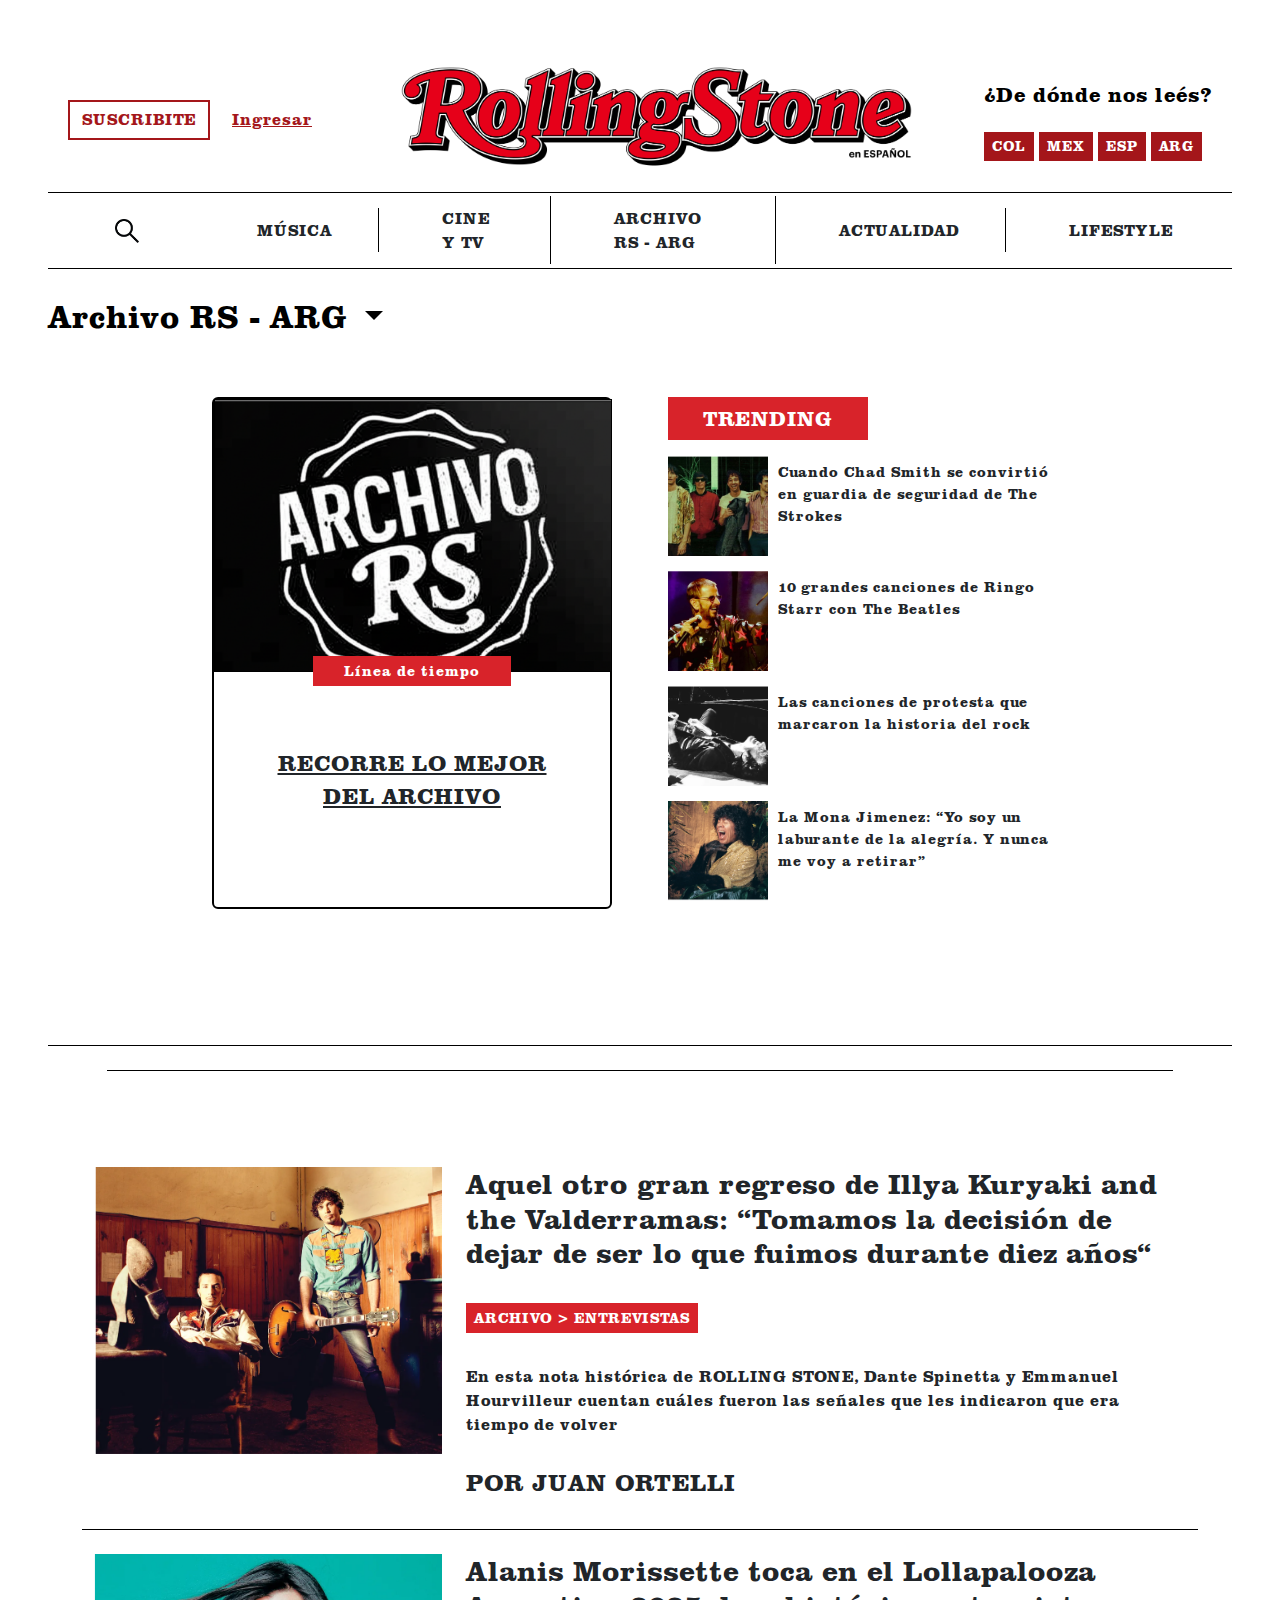
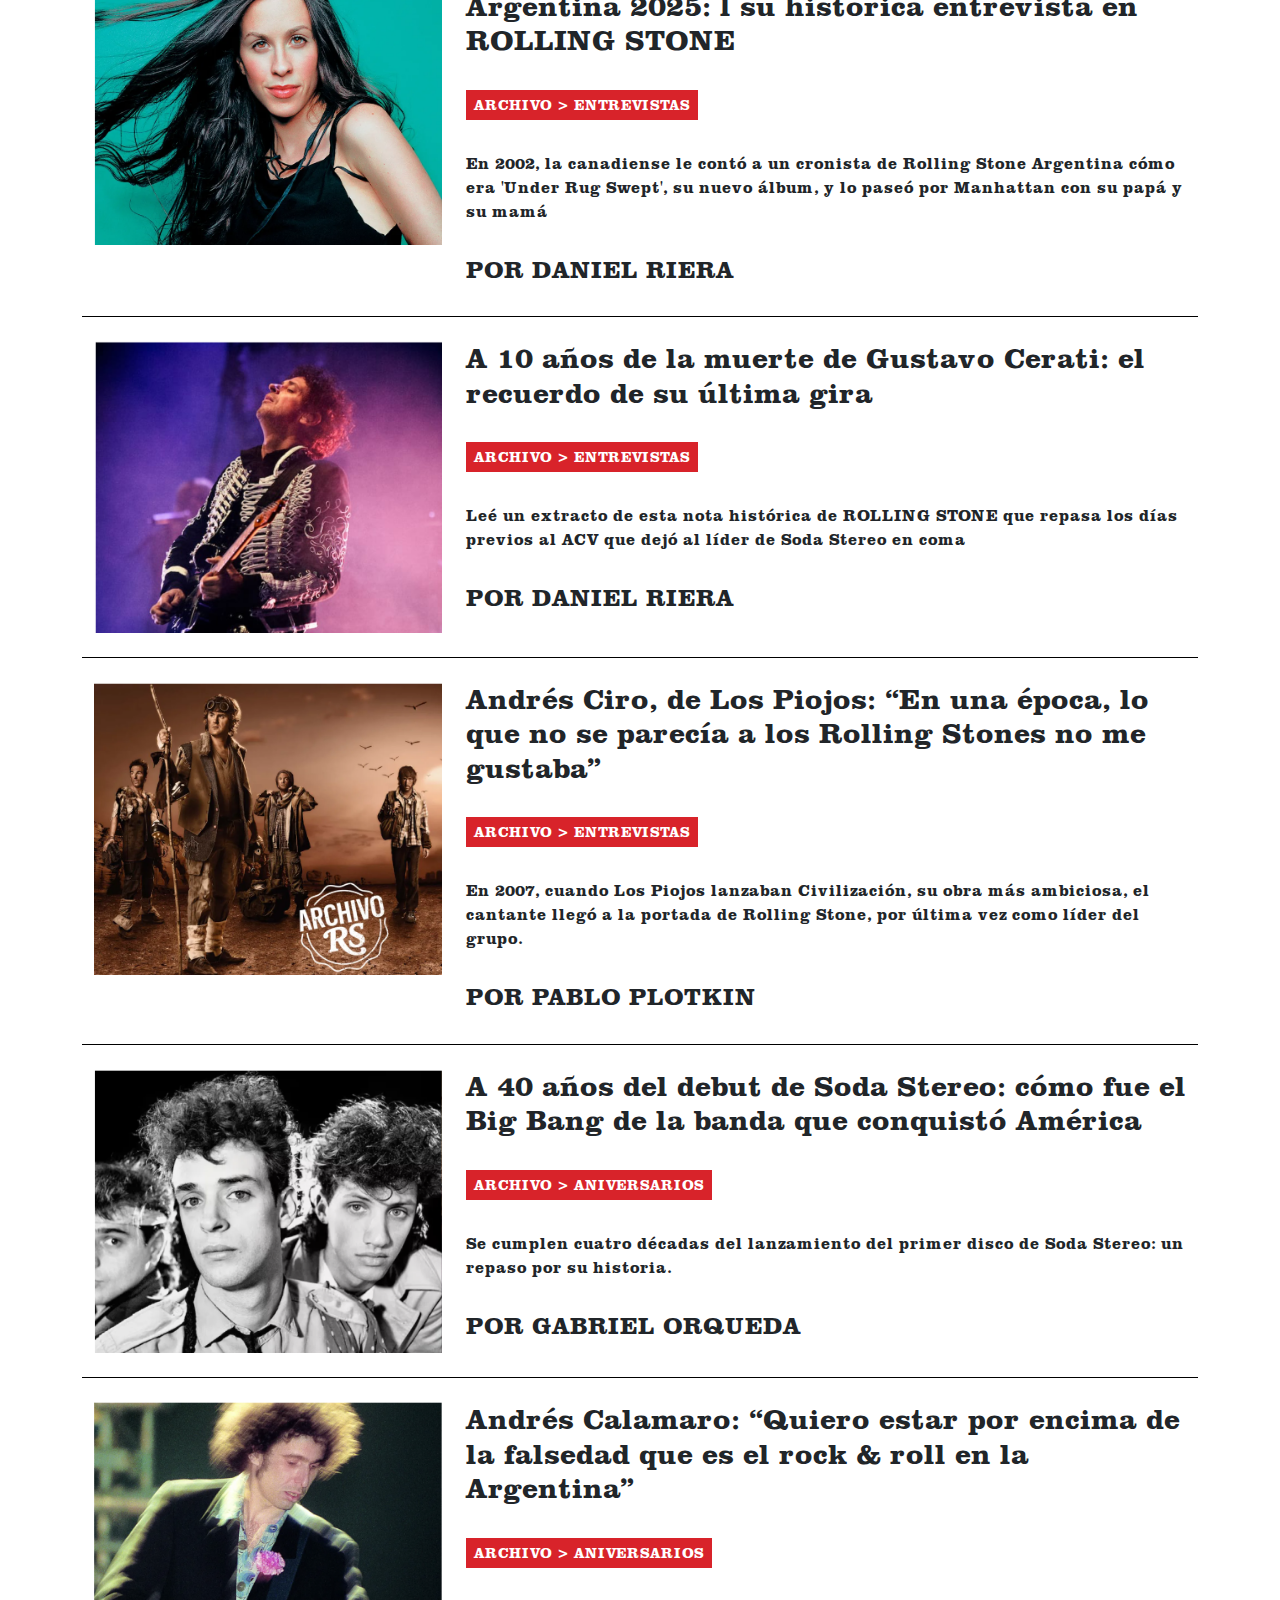
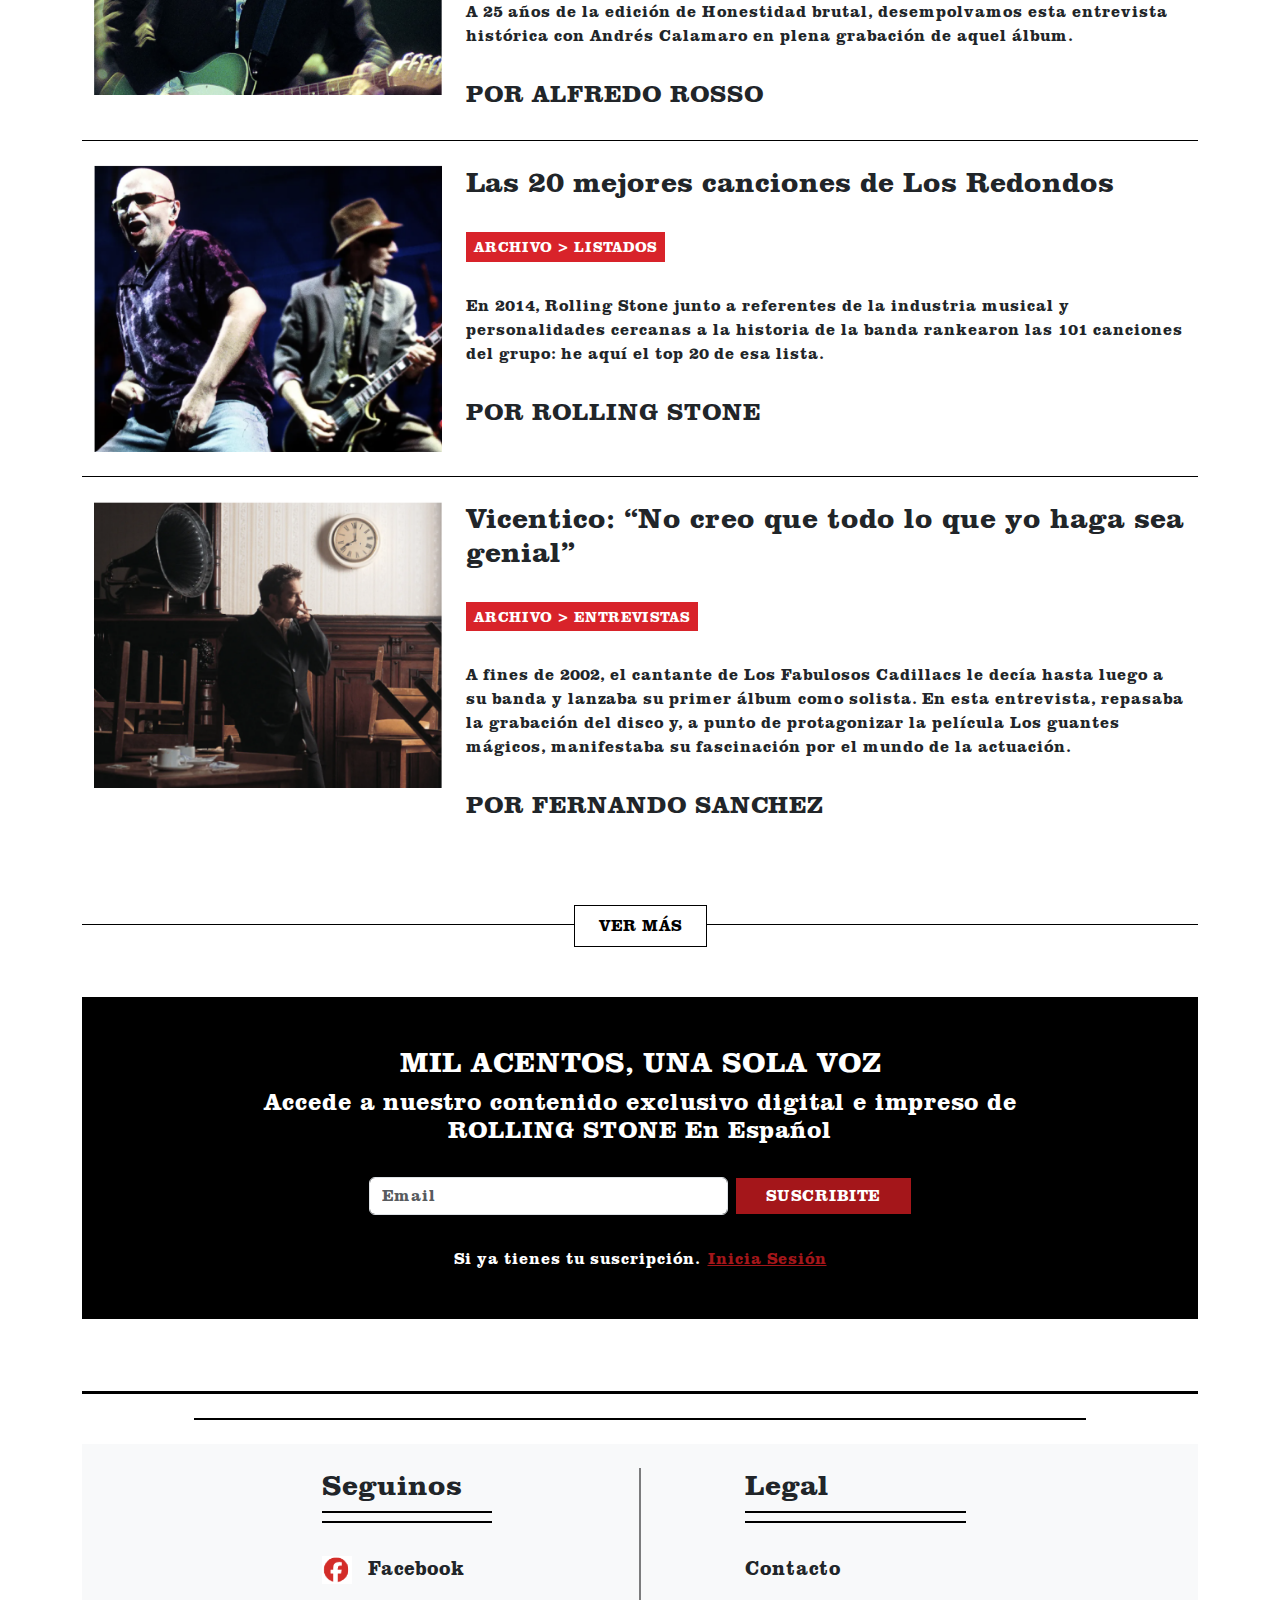
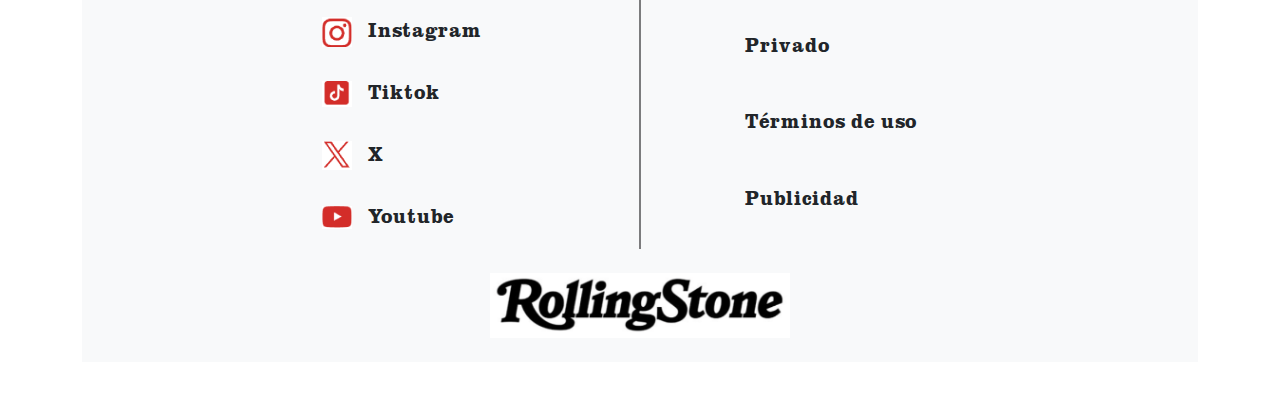
<file: rollingstone-main/index.html>
<!DOCTYPE html>
<html lang="en">
<head>
    <meta charset="UTF-8">
    <meta name="viewport" content="width=device-width, initial-scale=1.0">
    <title>Rolling Stone</title>
  <link href="https://cdn.jsdelivr.net/npm/bootstrap@5.3.3/dist/css/bootstrap.min.css" rel="stylesheet">

    <link rel="stylesheet" href="estilos.css">

</head>
<body>
<div class="containerheader">
  <div class="header">
    
     <!-- DERECHA -->
    <div class="header-ingresar">
      <button type="button" class="btn btn-outline-secondary">SUSCRIBITE</button>
      <button type="button" class="btn btn-outline-secondary">Ingresar</button>
    </div>
    

    <!-- CENTRO -->
    <div class="header-logo">
      <img src="img/logo.png" alt="logo">
    </div>

   <!-- IZQUIERDA -->
    <div class="header-localizacion">
      <p>¿De dónde nos leés?</p>
    <div class="opciones">
<a href="col.html" class="btn btn-sm">COL</a>
<a href="mex.html" class="btn btn-sm">MEX</a>
<a href="esp.html" class="btn btn-sm">ESP</a>
  <a href="index.html" class="btn btn-sm">ARG</a>
    </div>
    </div>

  </div>
</div>


<nav class="header-busqueda">
 <ul class="busqueda-items">
    <li><img src="img/lupa.jpg" alt="lupa" class="lupa"></li>
    <li>MÚSICA</li>
    <li>CINE Y TV</li>
    <li>ARCHIVO RS - ARG</li>
    <li>ACTUALIDAD</li>
    <li>LIFESTYLE</li>
  </ul>
</nav>

</header>
<br>
<div class="dropdown archivo-dropdown text-start">
  <button class="btn archivo-toggle dropdown-toggle" type="button" data-bs-toggle="dropdown" aria-expanded="false">
    Archivo RS - ARG
  </button>
  <ul class="dropdown-menu archivo-items archivo-menu dropdown-menu-end">
    <li><a class="dropdown-item" href="#">Todo</a></li>
    <li><hr class="dropdown-divider-white"></li>
    <li><a class="dropdown-item" href="#">Entrevistas</a></li>
    <li><hr class="dropdown-divider-white"></li>
    <li><a class="dropdown-item" href="#">Listados</a></li>
    <li><hr class="dropdown-divider-white"></li>
    <li><a class="dropdown-item" href="#">Aniversarios</a></li>
  </ul>
</div>

<br>
<!-- CONTENEDOR GENERAL -->
<div class="container seccion-linea-trending d-flex flex-wrap justify-content-center align-items-start gap-4">


  <!-- CARD LINEA DE TIEMPO -->
  <div class="card lineadetiempo p-0">
    <img src="img/rsarchivo.png" alt="imagen" class="imagen-card">
    <p class="cartel">Línea de tiempo</p>
    <div class="contenido-linea">
    <br>
      <span style="display: block;">RECORRE LO MEJOR</span>
  <span style="display: block;">DEL ARCHIVO</span>
    </div>
  </div>

  <!-- TRENDING -->
  <div class="destacado">
    <p class="cartel-trending">TRENDING</p>
    <ul class="archivo-destacado">
      <li class="item-trending">
        <img src="img/thestrokes.png" alt="img" class="img-trending">
        <div class="texto-trending">
          <p>Cuando Chad Smith se convirtió en guardia de seguridad de The Strokes</p>
        </div>
      </li>
      <li class="item-trending">
        <img src="img/ringo.png" alt="img" class="img-trending">
        <div class="texto-trending">
          <p>10 grandes canciones de Ringo Starr con The Beatles</p>
        </div>
      </li>
      <li class="item-trending">
        <img src="img/historiarock.png" alt="img" class="img-trending">
        <div class="texto-trending">
          
          <p>Las canciones de protesta que marcaron la historia  del rock</p>
        </div>
      </li>
      <li class="item-trending">
        <img src="img/mona.png" alt="img" class="img-trending">
        <div class="texto-trending">
          <p>La Mona Jimenez: “Yo soy un laburante de  la alegría. Y nunca me voy a retirar”</p>
        </div>
      </li>
    </ul>
  </div>
</div>
</div>

<br> <br><br>
<div class="stroke-full my-4"></div>
<div class="stroke-half mx-auto my-4"></div>
<br><br> <br>
<div class="noticias container">
    <div class="container noticias">
 
  <div class="row align-items-start mb-4">
    <!-- Imagen -->
    <div class="col-md-4">
      <img src="img/ilya.png" alt="imagen noticia" class="img-fluid imagen-lista">
    </div>

    <!-- Texto -->
    <div class="col-md-8">
      <h1 class="titulo-noticia">Aquel otro gran regreso de Illya Kuryaki and the Valderramas: “Tomamos la decisión de dejar de ser lo que fuimos durante diez años“</h1>
      <br>
      <p class="cartel">ARCHIVO > ENTREVISTAS</p>
      <br><br>
      <p class="texto">En esta nota histórica de ROLLING STONE, Dante Spinetta y Emmanuel Hourvilleur cuentan cuáles fueron las señales que les indicaron que era tiempo de volver</p>
      <br>
      <h4>POR JUAN ORTELLI</h4>
    </div>
  </div>
</div>
<div class="stroke-full my-4"></div>
<div class="container noticias">

  <div class="row align-items-start mb-4">
    <!-- Imagen -->
    <div class="col-md-4">
      <img src="img/alanis.png" alt="imagen noticia" class="img-fluid imagen-lista">
    </div>

    <!-- Texto -->
    <div class="col-md-8">
      <h1 class="titulo-noticia">Alanis Morissette toca en el Lollapalooza Argentina 2025: l su histórica entrevista en ROLLING STONE</h1>
      <br>
      <p class="cartel">ARCHIVO > ENTREVISTAS</p>
      <br><br>
      <p class="texto">En 2002, la canadiense le contó a un cronista de Rolling Stone Argentina cómo era 'Under Rug Swept', su nuevo álbum, y lo paseó por Manhattan con su papá y su mamá</p>
      <br>
      <h4>POR DANIEL RIERA</h4>
    </div>
  </div>
</div>
<div class="stroke-full my-4"></div>
<div class="container noticias">
 
  <div class="row align-items-start mb-4">
    <!-- Imagen -->
    <div class="col-md-4">
      <img src="img/muertecerati.png" alt="imagen noticia" class="img-fluid imagen-lista">
    </div>

    <!-- Texto -->
    <div class="col-md-8">
      <h1 class="titulo-noticia">A 10 años de la muerte de Gustavo Cerati: el recuerdo de su última gira</h1>
      <br>
      <p class="cartel">ARCHIVO > ENTREVISTAS</p>
      <br><br>
      <p class="texto">Leé un extracto de esta nota histórica de ROLLING STONE que repasa los días previos al ACV que dejó al líder de Soda Stereo en coma</p>
      <br>
      <h4>POR DANIEL RIERA</h4>
    </div>
  </div>
</div>
<div class="stroke-full my-4"></div>
<div class="container noticias">
 
  <div class="row align-items-start mb-4">
    <!-- Imagen -->
    <div class="col-md-4">
      <img src="img/ciropiojos.png" alt="imagen noticia" class="img-fluid imagen-lista">
    </div>

    <!-- Texto -->
    <div class="col-md-8">
      <h1 class="titulo-noticia">Andrés Ciro, de Los Piojos: “En una época, lo que no se parecía a los Rolling Stones no me gustaba”</h1>
      <br>
      <p class="cartel">ARCHIVO > ENTREVISTAS</p>
      <br><br>
      <p class="texto">En 2007, cuando Los Piojos lanzaban Civilización, su obra más ambiciosa, el cantante llegó a la portada de Rolling Stone, por última vez como líder del grupo.</p>
      <br>
      <h4>POR PABLO PLOTKIN</h4>
    </div>
  </div>
</div>
<div class="stroke-full my-4"></div>
<div class="container noticias">
 
  <div class="row align-items-start mb-4">
    <!-- Imagen -->
    <div class="col-md-4">
      <img src="img/debutestereo.png" alt="imagen noticia" class="img-fluid imagen-lista">
    </div>

    <!-- Texto -->
    <div class="col-md-8">
      <h1 class="titulo-noticia">A 40 años del debut de Soda Stereo: cómo fue el Big Bang de la banda que conquistó América</h1>
      <br>
      <p class="cartel">ARCHIVO > ANIVERSARIOS</p>
      <br><br>
      <p class="texto">Se cumplen cuatro décadas del lanzamiento del primer disco de Soda Stereo: un repaso por su historia.</p>
      <br>
      <h4>POR GABRIEL ORQUEDA</h4>
    </div>
  </div>
</div>
<div class="stroke-full my-4"></div>
<div class="container noticias">
 
  <div class="row align-items-start mb-4">
    <!-- Imagen -->
    <div class="col-md-4">
      <img src="img/calamaro.png" alt="imagen noticia" class="img-fluid imagen-lista">
    </div>

    <!-- Texto -->
    <div class="col-md-8">
      <h1 class="titulo-noticia">Andrés Calamaro: “Quiero estar por encima de la falsedad que es el rock & roll en la Argentina”</h1>
      <br>
      <p class="cartel">ARCHIVO > ANIVERSARIOS</p>
      <br><br>
      <p class="texto">A 25 años de la edición de Honestidad brutal, desempolvamos esta entrevista histórica con Andrés Calamaro en plena grabación de aquel álbum.</p>
      <br>
      <h4>POR ALFREDO ROSSO</h4>
    </div>
  </div>
</div>
<div class="stroke-full my-4"></div>
<div class="container noticias">
 
  <div class="row align-items-start mb-4">
    <!-- Imagen -->
    <div class="col-md-4">
      <img src="img/veinteredondos.png" alt="imagen noticia" class="img-fluid imagen-lista">
    </div>

    <!-- Texto -->
    <div class="col-md-8">
      <h1 class="titulo-noticia">Las 20 mejores canciones de Los Redondos</h1>
      <br>
      <p class="cartel">ARCHIVO > LISTADOS</p>
      <br><br>
      <p class="texto">En 2014, Rolling Stone junto a referentes de la industria musical y personalidades cercanas a la historia de la banda rankearon las 101 canciones del grupo: he aquí el top 20 de esa lista.</p>
      <br>
      <h4>POR ROLLING STONE</h4>
    </div>
  </div>
</div>
<div class="stroke-full my-4"></div>
<div class="container noticias">
 
  <div class="row align-items-start mb-4">
    <!-- Imagen -->
    <div class="col-md-4">
      <img src="img/vicentico.png" alt="imagen noticia" class="img-fluid imagen-lista">
    </div>

    <!-- Texto -->
    <div class="col-md-8">
      <h1 class="titulo-noticia">Vicentico: “No creo que todo lo que yo haga sea genial”</h1>
      <br>
      <p class="cartel">ARCHIVO > ENTREVISTAS</p>
      <br><br>
      <p class="texto">A fines de 2002, el cantante de Los Fabulosos Cadillacs le decía hasta luego a su banda y lanzaba su primer álbum como solista. En esta entrevista, repasaba la grabación del disco y, a punto de protagonizar la película Los guantes mágicos, manifestaba su fascinación por el mundo de la actuación.</p>
      <br>
      <h4>POR FERNANDO SANCHEZ</h4>
    </div>
  </div>
</div>


<br> <br>
<div class="stroke-full my-4 position-relative text-center">
  <button type="button" class="btn btn-vermas">ver más</button>
</div>
<br> <br>
<div class="cta container milacentos bg-black text-white py-5 text-center">
  <h1 class="text-white">MIL ACENTOS, UNA SOLA VOZ</h1>
  <h4 class="text-white">Accede a nuestro contenido exclusivo digital e impreso de<br> ROLLING STONE En Español</h4>

  <!-- Formulario -->
  <form class="row justify-content-center align-items-center mt-4 g-2">

   <!-- Campo de Email (más angosto) -->
<div class="col-md-4 col-sm-10">
  <input type="email" class="form-control" id="email" placeholder="Email">
</div>

<!-- Botón Suscribite (más angosto) -->
<div class="col-md-2 col-sm-10">
  <button type="submit" class="btn btn-suscribite w-100">SUSCRIBITE</button>
</div>

<!-- Feedback -->
<div class="col-12 text-center" id="feedback-container">
</div>

  <!-- Línea de acceso debajo del form -->
  <div class="d-flex justify-content-center align-items-center mt-4 flex-wrap">
    <p class="mb-0 me-2 text-white">Si ya tienes tu suscripción.</p>
    <a href="#" class="text-red text-decoration-underline fw-bold">Inicia Sesión</a>
  </div>
</div>

<br> <br>

<div class="stroke-full-footer my-4"></div>
<div class="stroke-full-corto mx-auto my-4"></div>

<footer class="bg-light py-4">
  <div class="container ">
    <div class="row align-items-start justify-content-between position-relative">

      <!-- Seguinos -->
      <div class="col-md-5 seguinos-derecha">
        <h1>Seguinos</h1>
       <div class="stroke-footer-ajustadaseguinos"></div>
<div class="stroke-footer-ajustadaseguinos"></div>
        <br>
        <ul class="list-unstyled redes-sociales">
  <li><img src="img/facebook.png" alt="Facebook" class="icono-red"> Facebook</li>
  <br>
  <li><img src="img/instagram.png" alt="Instagram" class="icono-red"> Instagram</li>
  <br>
  <li><img src="img/tiktok.png" alt="TikTok" class="icono-red"> Tiktok</li>
  <br>
  <li><img src="img/twitter.png" alt="X" class="icono-red"> X</li>
  <br>
  <li><img src="img/youtube.png" alt="YouTube" class="icono-red"> Youtube</li>
</ul>
      </div>

      <!-- Stroke vertical -->
      <div class="stroke-vertical d-none d-md-block"></div>

      <!-- Legal -->
      <div class="col-md-5">
        <h1>Legal</h1>
        <div class="stroke-footer-ajustadalegal"></div>
<div class="stroke-footer-ajustadalegal"></div>
<br>
        <ul class="list-unstyled legal-lista">
          <li>Contacto</li>
          <br><br>
          <li>Privado</li>
          <br><br>
          <li>Términos de uso</li>
          <br><br>
          <li>Publicidad</li>
        </ul>
      </div>
    </div>

    <!-- Logo abajo -->
    <div class="row mt-4">
      <div class="col text-center">
        <img src="img/logodos.png" alt="logo pequeño" class="img-fluid" style="max-width: 300px;">
      </div>
    </div>
  </div>
</footer>

    </div>
 <script>
  document.querySelector("form").addEventListener("submit", function(e) {
    e.preventDefault();

    // Remover mensaje anterior si existe
    const container = document.getElementById("feedback-container");
    const existing = document.getElementById("email-feedback");
    if (existing) existing.remove();

    // Crear y mostrar nuevo mensaje
    const message = document.createElement("p");
    message.id = "email-feedback";
    message.textContent = "El envío se ha realizado correctamente.";
    container.appendChild(message);
  });
</script>
    </body>
   <!-- Bootstrap Bundle JS (incluye Popper) -->
<script src="https://cdn.jsdelivr.net/npm/bootstrap@5.3.3/dist/js/bootstrap.bundle.min.js"></script>
</file>
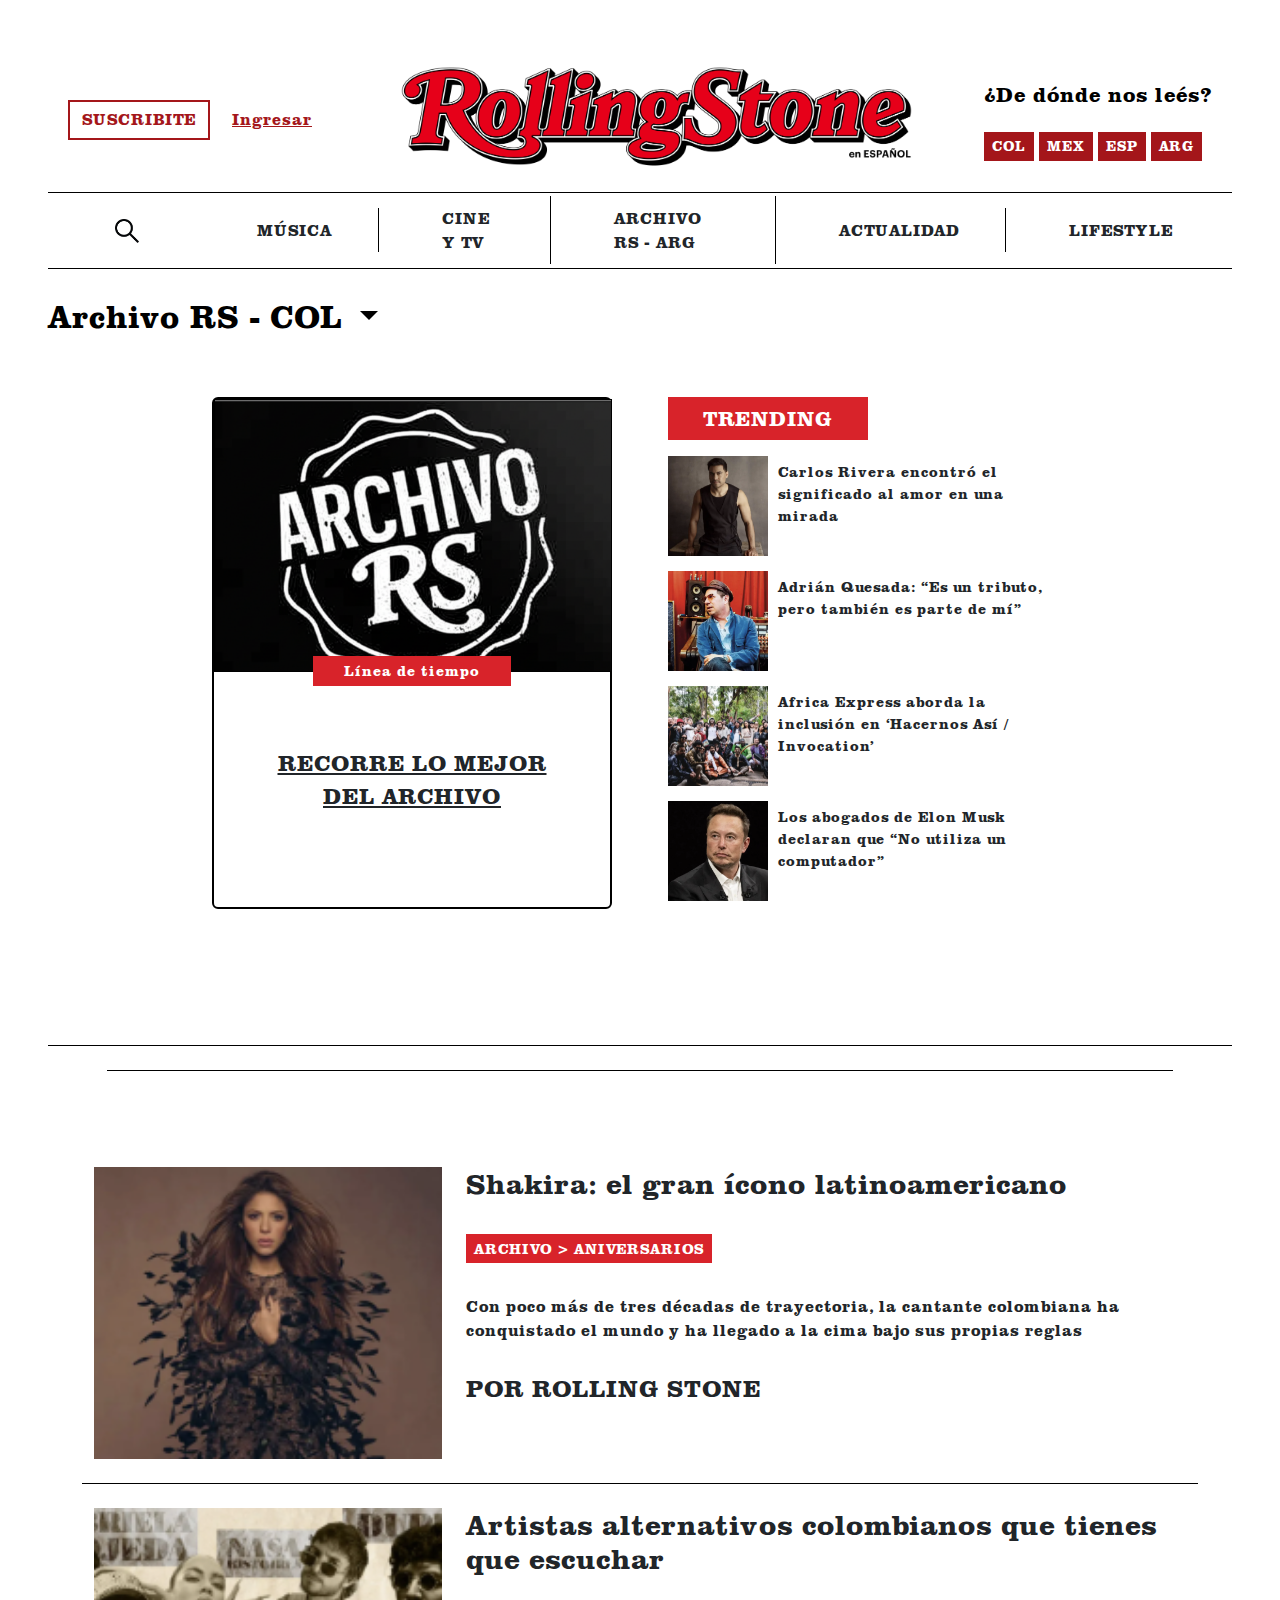
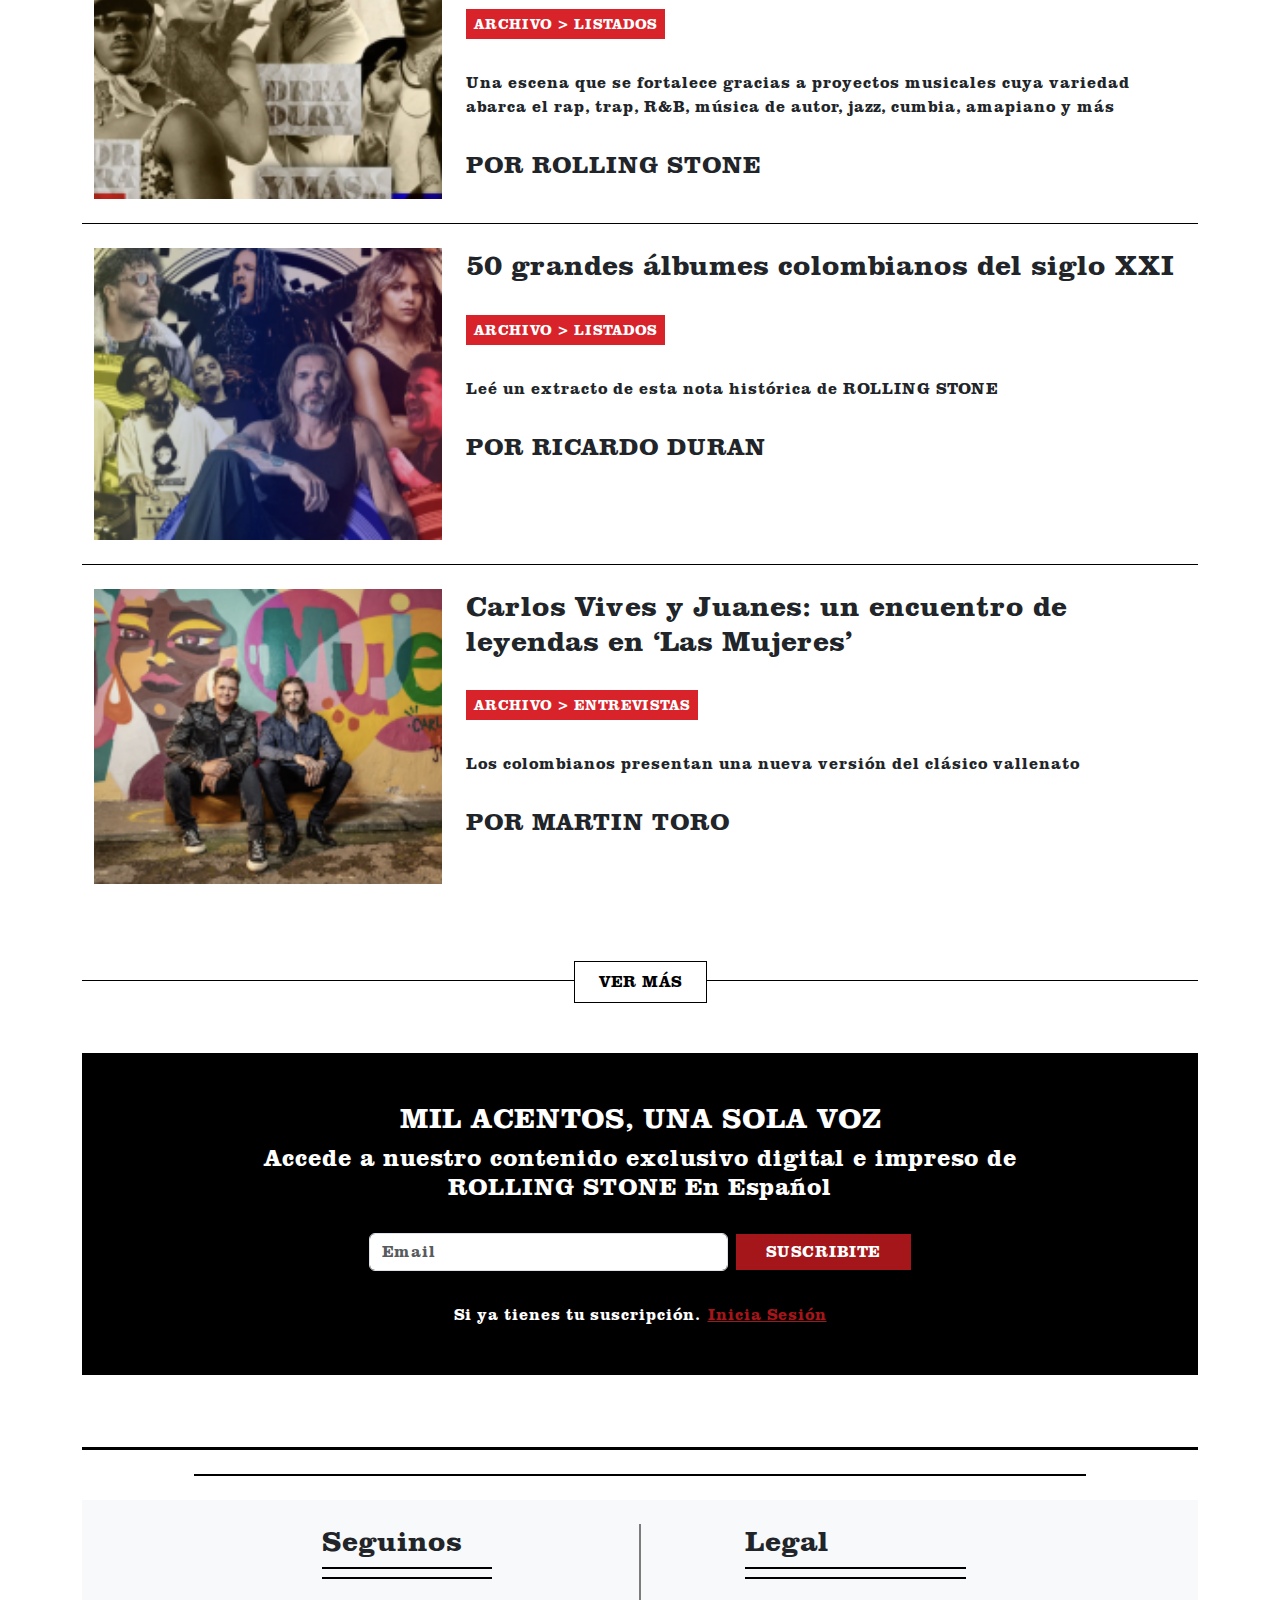
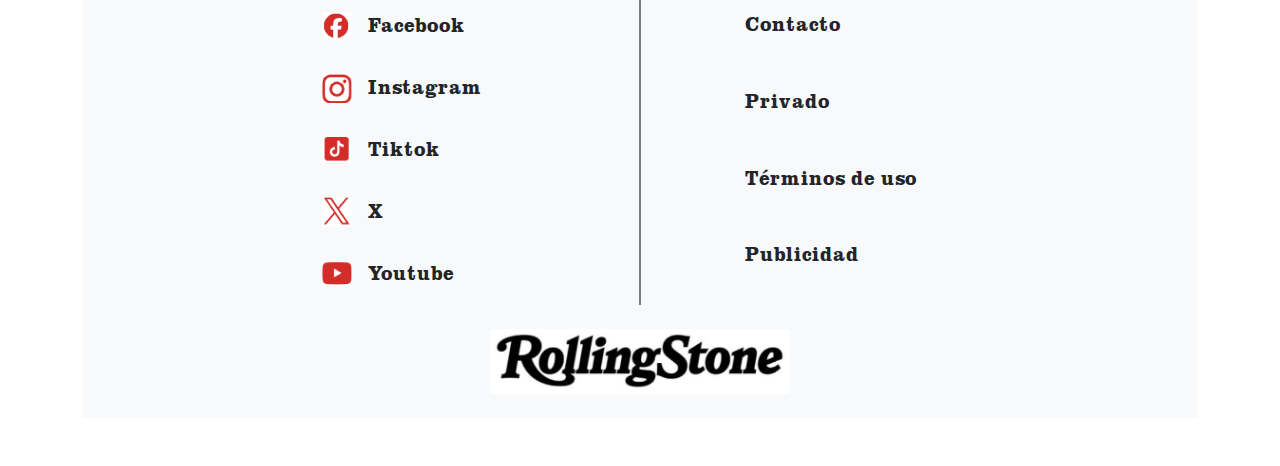
<file: rollingstone-main/col.html>
<!DOCTYPE html>
<html lang="en">
<head>
    <meta charset="UTF-8">
    <meta name="viewport" content="width=device-width, initial-scale=1.0">
    <title>Rolling Stone</title>
  <link href="https://cdn.jsdelivr.net/npm/bootstrap@5.3.3/dist/css/bootstrap.min.css" rel="stylesheet">

    <link rel="stylesheet" href="estilos.css">

</head>
<body>
<div class="containerheader">
  <div class="header">
    
     <!-- DERECHA -->
    <div class="header-ingresar">
      <button type="button" class="btn btn-outline-secondary">SUSCRIBITE</button>
      <button type="button" class="btn btn-outline-secondary">Ingresar</button>
    </div>
    

    <!-- CENTRO -->
    <div class="header-logo">
      <img src="img/logo.png" alt="logo">
    </div>

   <!-- IZQUIERDA -->
    <div class="header-localizacion">
      <p>¿De dónde nos leés?</p>
       <div class="opciones">
<a href="col.html" class="btn btn-sm">COL</a>
<a href="mex.html" class="btn btn-sm">MEX</a>
<a href="esp.html" class="btn btn-sm">ESP</a>
  <a href="index.html" class="btn btn-sm">ARG</a>
    </div>
    </div>

  </div>
</div>

<nav class="header-busqueda">
 <ul class="busqueda-items">
    <li><img src="img/lupa.jpg" alt="lupa" class="lupa"></li>
    <li>MÚSICA</li>
    <li>CINE Y TV</li>
    <li>ARCHIVO RS - ARG</li>
    <li>ACTUALIDAD</li>
    <li>LIFESTYLE</li>
  </ul>
</nav>

</header>
<br>
<div class="dropdown archivo-dropdown text-start">
  <button class="btn archivo-toggle dropdown-toggle" type="button" data-bs-toggle="dropdown" aria-expanded="false">
    Archivo RS - COL
  </button>
  <ul class="dropdown-menu archivo-items archivo-menu dropdown-menu-end">
    <li><a class="dropdown-item" href="#">Todo</a></li>
    <li><hr class="dropdown-divider-white"></li>
    <li><a class="dropdown-item" href="#">Entrevistas</a></li>
    <li><hr class="dropdown-divider-white"></li>
    <li><a class="dropdown-item" href="#">Listados</a></li>
    <li><hr class="dropdown-divider-white"></li>
    <li><a class="dropdown-item" href="#">Aniversarios</a></li>
  </ul>
</div>

<br>
<!-- CONTENEDOR GENERAL -->
<div class="container seccion-linea-trending d-flex flex-wrap justify-content-center align-items-start gap-4">


  <!-- CARD LINEA DE TIEMPO -->
  <div class="card lineadetiempo p-0">
    <img src="img/rsarchivo.png" alt="imagen" class="imagen-card">
    <p class="cartel">Línea de tiempo</p>
    <div class="contenido-linea">
    <br>
      <span style="display: block;">RECORRE LO MEJOR</span>
  <span style="display: block;">DEL ARCHIVO</span>
    </div>
  </div>

  <!-- TRENDING -->
  <div class="destacado">
    <p class="cartel-trending">TRENDING</p>
    <ul class="archivo-destacado">
      <li class="item-trending">
        <img src="img/col/col1.png" alt="img" class="img-trending">
        <div class="texto-trending">
          <p>Carlos Rivera encontró el significado al amor en una mirada</p>
        </div>
      </li>
      <li class="item-trending">
        <img src="img/col/col2.png" alt="img" class="img-trending">
        <div class="texto-trending">
          <p>Adrián Quesada: “Es un tributo, pero también es parte de mí”</p>
        </div>
      </li>
      <li class="item-trending">
        <img src="img/col/col3.png" alt="img" class="img-trending">
        <div class="texto-trending">
          
          <p>Africa Express aborda la inclusión en ‘Hacernos Así / Invocation’</p>
        </div>
      </li>
      <li class="item-trending">
        <img src="img/col/col4.png" alt="img" class="img-trending">
        <div class="texto-trending">
          <p>Los abogados de Elon Musk declaran que “No utiliza un computador” </p>
        </div>
      </li>
    </ul>
  </div>
</div>
</div>

<br> <br><br>
<div class="stroke-full my-4"></div>
<div class="stroke-half mx-auto my-4"></div>
<br><br> <br>
<div class="noticias container">
    <div class="container noticias">
 
  <div class="row align-items-start mb-4">
    <!-- Imagen -->
    <div class="col-md-4">
      <img src="img/col/col5.png" alt="imagen noticia" class="img-fluid imagen-lista">
    </div>

    <!-- Texto -->
    <div class="col-md-8">
      <h1 class="titulo-noticia">Shakira: el gran ícono latinoamericano</h1>
      <br>
      <p class="cartel">ARCHIVO > ANIVERSARIOS</p>
      <br><br>
      <p class="texto">Con poco más de tres décadas de trayectoria, la cantante colombiana ha conquistado el mundo y ha llegado a la cima bajo sus propias reglas</p>
      <br>
      <h4>POR ROLLING STONE</h4>
    </div>
  </div>
</div>
<div class="stroke-full my-4"></div>
<div class="container noticias">

  <div class="row align-items-start mb-4">
    <!-- Imagen -->
    <div class="col-md-4">
      <img src="img/col/col6.png" alt="imagen noticia" class="img-fluid imagen-lista">
    </div>

    <!-- Texto -->
    <div class="col-md-8">
      <h1 class="titulo-noticia">Artistas alternativos colombianos que tienes que escuchar</h1>
      <br>
      <p class="cartel">ARCHIVO > LISTADOS</p>
      <br><br>
      <p class="texto">Una escena que se fortalece gracias a proyectos musicales cuya variedad abarca el rap, trap, R&B, música de autor, jazz, cumbia, amapiano y más</p>
      <br>
      <h4>POR ROLLING STONE</h4>
    </div>
  </div>
</div>
<div class="stroke-full my-4"></div>
<div class="container noticias">
 
  <div class="row align-items-start mb-4">
    <!-- Imagen -->
    <div class="col-md-4">
      <img src="img/col/col7.png" alt="imagen noticia" class="img-fluid imagen-lista">
    </div>

    <!-- Texto -->
    <div class="col-md-8">
      <h1 class="titulo-noticia">50 grandes álbumes colombianos del siglo XXI</h1>
      <br>
      <p class="cartel">ARCHIVO > LISTADOS</p>
      <br><br>
      <p class="texto">Leé un extracto de esta nota histórica de ROLLING STONE </p>
      <br>
      <h4>POR RICARDO DURAN</h4>
    </div>
  </div>
</div>
<div class="stroke-full my-4"></div>
<div class="container noticias">
 
  <div class="row align-items-start mb-4">
    <!-- Imagen -->
    <div class="col-md-4">
      <img src="img/col/col8.png" alt="imagen noticia" class="img-fluid imagen-lista">
    </div>

    <!-- Texto -->
    <div class="col-md-8">
      <h1 class="titulo-noticia">Carlos Vives y Juanes: un encuentro de leyendas en ‘Las Mujeres’</h1>
      <br>
      <p class="cartel">ARCHIVO > ENTREVISTAS</p>
      <br><br>
      <p class="texto">Los colombianos presentan una nueva versión del clásico vallenato</p>
      <br>
      <h4>POR MARTIN TORO</h4>
    </div>
  </div>
</div>



<br> <br>
<div class="stroke-full my-4 position-relative text-center">
  <button type="button" class="btn btn-vermas">ver más</button>
</div>
<br> <br>
<div class="cta container milacentos bg-black text-white py-5 text-center">
  <h1 class="text-white">MIL ACENTOS, UNA SOLA VOZ</h1>
  <h4 class="text-white">Accede a nuestro contenido exclusivo digital e impreso de<br> ROLLING STONE En Español</h4>

  <!-- Formulario -->
  <form class="row justify-content-center align-items-center mt-4 g-2">

   <!-- Campo de Email (más angosto) -->
<div class="col-md-4 col-sm-10">
  <input type="email" class="form-control" id="email" placeholder="Email">
</div>

<!-- Botón Suscribite (más angosto) -->
<div class="col-md-2 col-sm-10">
  <button type="submit" class="btn btn-suscribite w-100">SUSCRIBITE</button>
</div>

<!-- Feedback -->
<div class="col-12 text-center" id="feedback-container">
</div>

  <!-- Línea de acceso debajo del form -->
  <div class="d-flex justify-content-center align-items-center mt-4 flex-wrap">
    <p class="mb-0 me-2 text-white">Si ya tienes tu suscripción.</p>
    <a href="#" class="text-red text-decoration-underline fw-bold">Inicia Sesión</a>
  </div>
</div>

<br> <br>

<div class="stroke-full-footer my-4"></div>
<div class="stroke-full-corto mx-auto my-4"></div>

<footer class="bg-light py-4">
  <div class="container ">
    <div class="row align-items-start justify-content-between position-relative">

      <!-- Seguinos -->
      <div class="col-md-5 seguinos-derecha">
        <h1>Seguinos</h1>
       <div class="stroke-footer-ajustadaseguinos"></div>
<div class="stroke-footer-ajustadaseguinos"></div>
        <br>
        <ul class="list-unstyled redes-sociales">
  <li><img src="img/facebook.png" alt="Facebook" class="icono-red"> Facebook</li>
  <br>
  <li><img src="img/instagram.png" alt="Instagram" class="icono-red"> Instagram</li>
  <br>
  <li><img src="img/tiktok.png" alt="TikTok" class="icono-red"> Tiktok</li>
  <br>
  <li><img src="img/twitter.png" alt="X" class="icono-red"> X</li>
  <br>
  <li><img src="img/youtube.png" alt="YouTube" class="icono-red"> Youtube</li>
</ul>
      </div>

      <!-- Stroke vertical -->
      <div class="stroke-vertical d-none d-md-block"></div>

      <!-- Legal -->
      <div class="col-md-5">
        <h1>Legal</h1>
        <div class="stroke-footer-ajustadalegal"></div>
<div class="stroke-footer-ajustadalegal"></div>
<br>
        <ul class="list-unstyled legal-lista">
          <li>Contacto</li>
          <br><br>
          <li>Privado</li>
          <br><br>
          <li>Términos de uso</li>
          <br><br>
          <li>Publicidad</li>
        </ul>
      </div>
    </div>

    <!-- Logo abajo -->
    <div class="row mt-4">
      <div class="col text-center">
        <img src="img/logodos.png" alt="logo pequeño" class="img-fluid" style="max-width: 300px;">
      </div>
    </div>
  </div>
</footer>

    </div>
 <script>
  document.querySelector("form").addEventListener("submit", function(e) {
    e.preventDefault();

    // Remover mensaje anterior si existe
    const container = document.getElementById("feedback-container");
    const existing = document.getElementById("email-feedback");
    if (existing) existing.remove();

    // Crear y mostrar nuevo mensaje
    const message = document.createElement("p");
    message.id = "email-feedback";
    message.textContent = "El envío se ha realizado correctamente.";
    container.appendChild(message);
  });
</script>
    </body>
   <!-- Bootstrap Bundle JS (incluye Popper) -->
<script src="https://cdn.jsdelivr.net/npm/bootstrap@5.3.3/dist/js/bootstrap.bundle.min.js"></script>
</file>
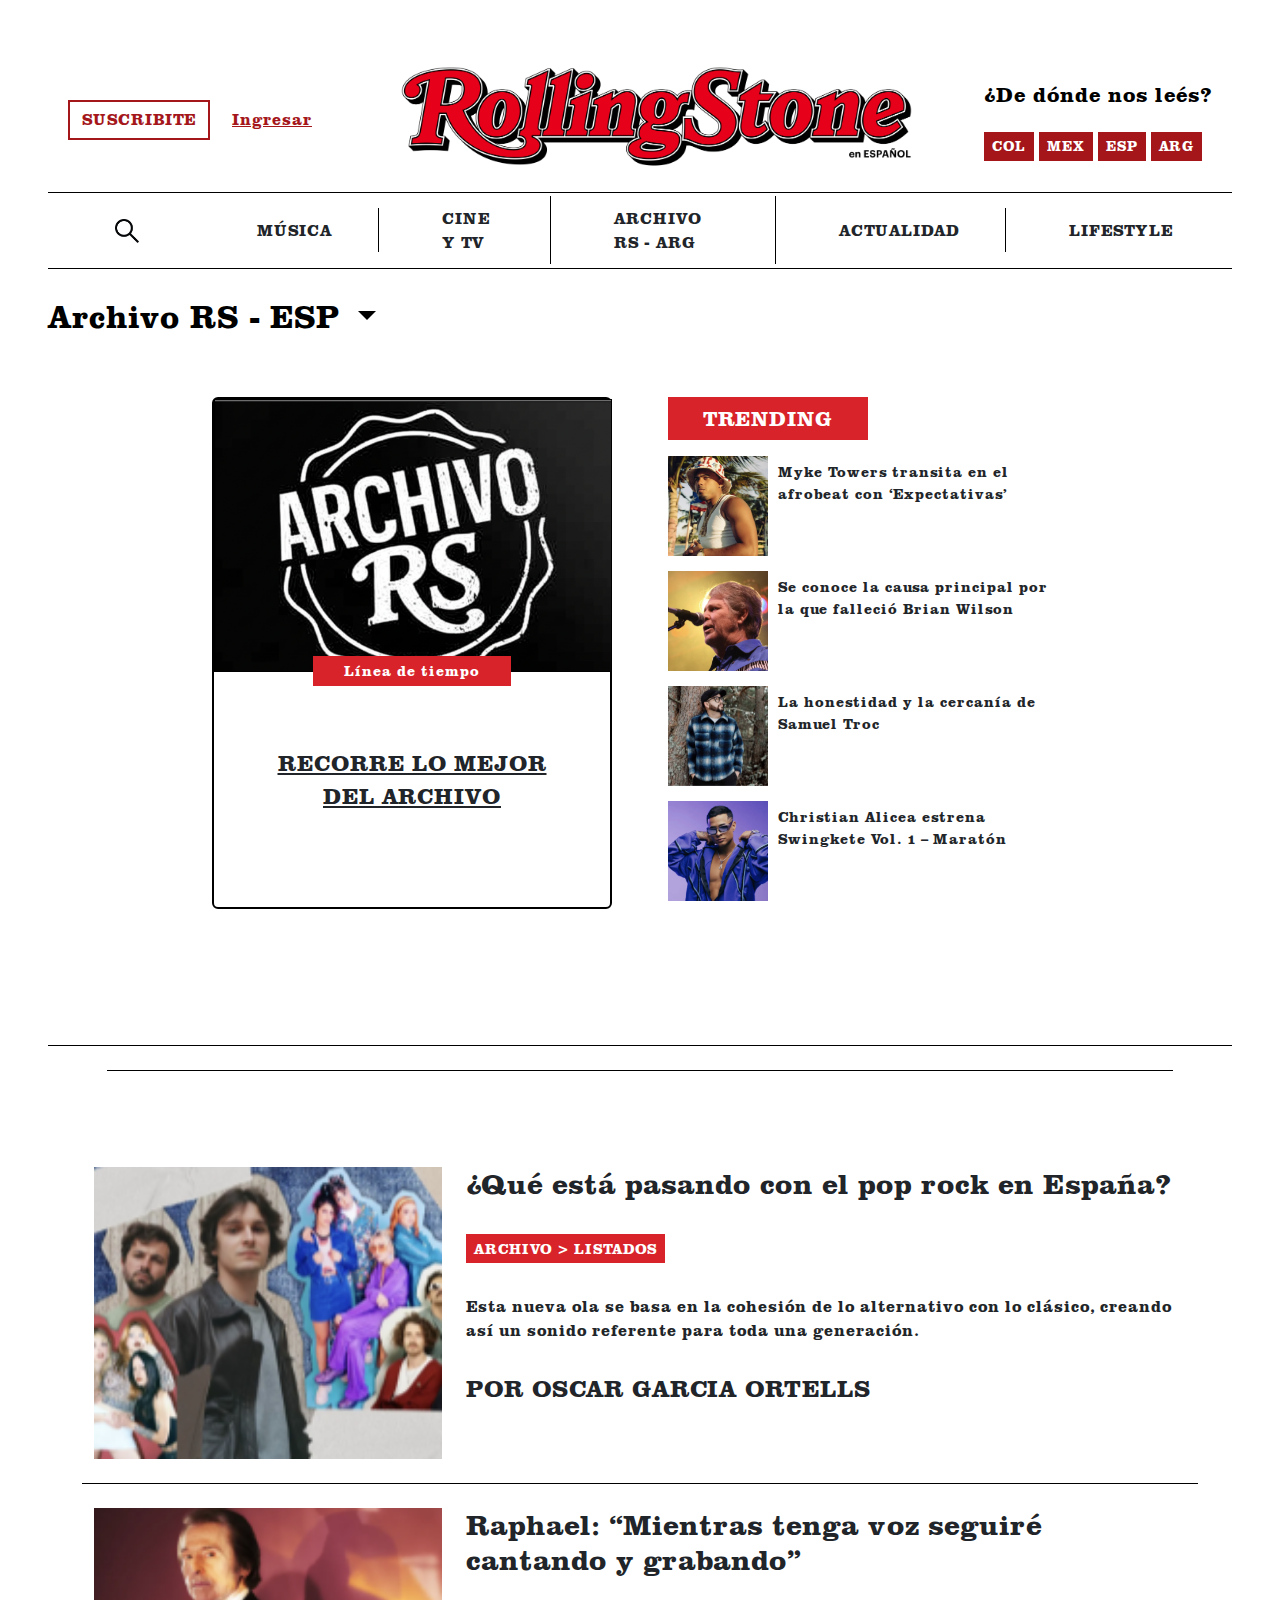
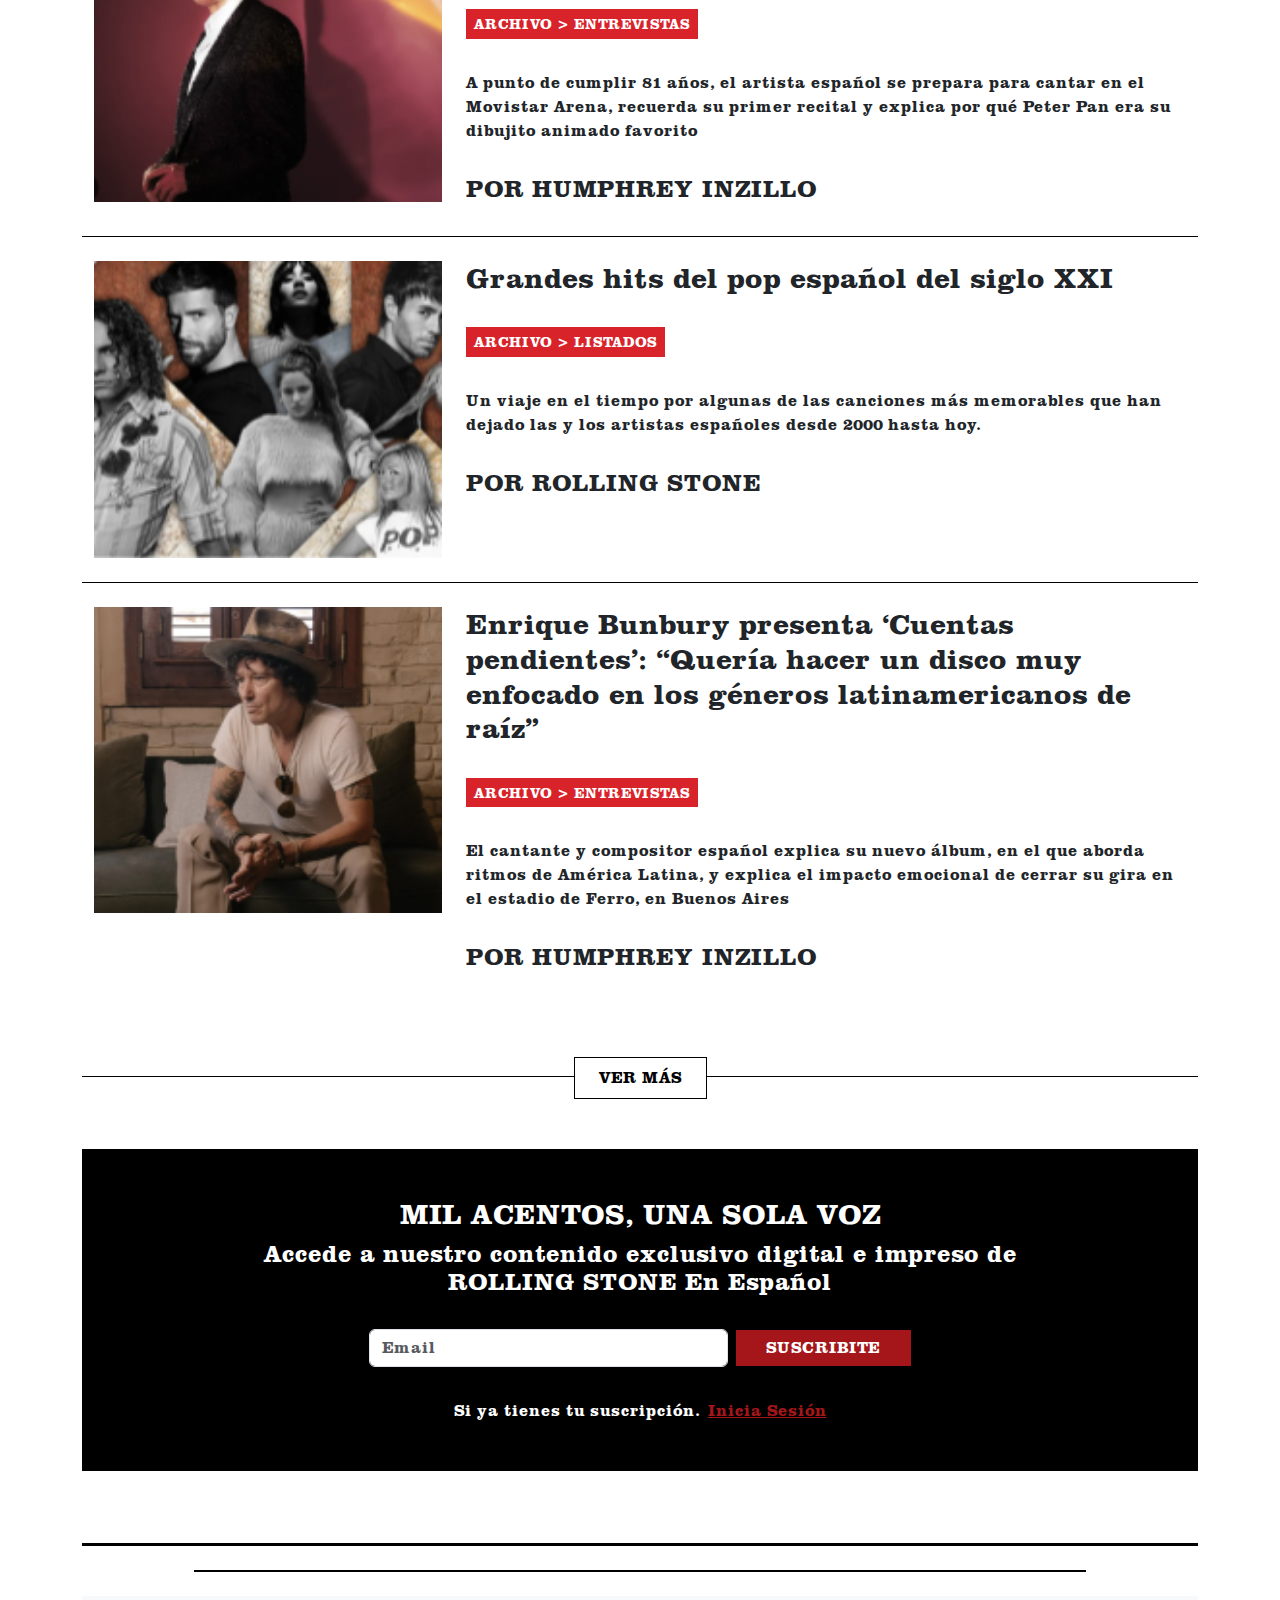
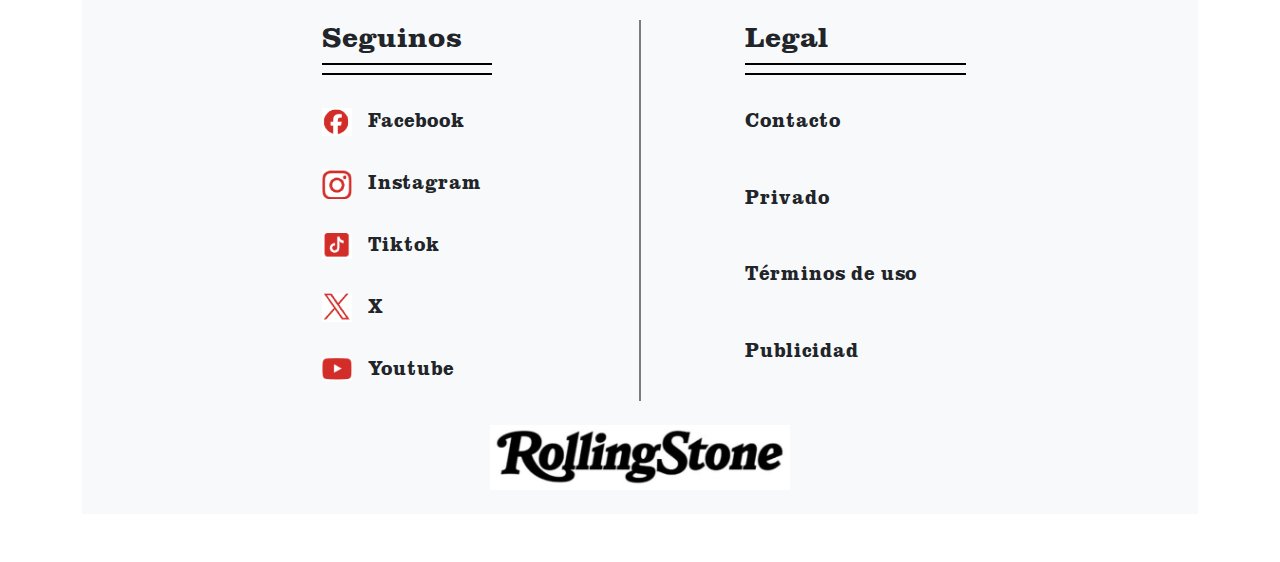
<file: rollingstone-main/esp.html>
<!DOCTYPE html>
<html lang="en">
<head>
    <meta charset="UTF-8">
    <meta name="viewport" content="width=device-width, initial-scale=1.0">
    <title>Rolling Stone</title>
  <link href="https://cdn.jsdelivr.net/npm/bootstrap@5.3.3/dist/css/bootstrap.min.css" rel="stylesheet">

    <link rel="stylesheet" href="estilos.css">

</head>
<body>
<div class="containerheader">
  <div class="header">
    
     <!-- DERECHA -->
    <div class="header-ingresar">
      <button type="button" class="btn btn-outline-secondary">SUSCRIBITE</button>
      <button type="button" class="btn btn-outline-secondary">Ingresar</button>
    </div>
    

    <!-- CENTRO -->
    <div class="header-logo">
      <img src="img/logo.png" alt="logo">
    </div>

   <!-- IZQUIERDA -->
    <div class="header-localizacion">
      <p>¿De dónde nos leés?</p>
      <div class="opciones">
 <a href="col.html" class="btn btn-sm">COL</a>
<a href="mex.html" class="btn btn-sm">MEX</a>
<a href="esp.html" class="btn btn-sm">ESP</a>
  <a href="index.html" class="btn btn-sm">ARG</a>
    </div>
    </div>

  </div>
</div>


<nav class="header-busqueda">
 <ul class="busqueda-items">
    <li><img src="img/lupa.jpg" alt="lupa" class="lupa"></li>
    <li>MÚSICA</li>
    <li>CINE Y TV</li>
    <li>ARCHIVO RS - ARG</li>
    <li>ACTUALIDAD</li>
    <li>LIFESTYLE</li>
  </ul>
</nav>

</header>
<br>
<div class="dropdown archivo-dropdown text-start">
  <button class="btn archivo-toggle dropdown-toggle" type="button" data-bs-toggle="dropdown" aria-expanded="false">
    Archivo RS - ESP
  </button>
  <ul class="dropdown-menu archivo-items archivo-menu dropdown-menu-end">
    <li><a class="dropdown-item" href="#">Todo</a></li>
    <li><hr class="dropdown-divider-white"></li>
    <li><a class="dropdown-item" href="#">Entrevistas</a></li>
    <li><hr class="dropdown-divider-white"></li>
    <li><a class="dropdown-item" href="#">Listados</a></li>
    <li><hr class="dropdown-divider-white"></li>
    <li><a class="dropdown-item" href="#">Aniversarios</a></li>
  </ul>
</div>

<br>
<!-- CONTENEDOR GENERAL -->
<div class="container seccion-linea-trending d-flex flex-wrap justify-content-center align-items-start gap-4">


  <!-- CARD LINEA DE TIEMPO -->
  <div class="card lineadetiempo p-0">
    <img src="img/rsarchivo.png" alt="imagen" class="imagen-card">
    <p class="cartel">Línea de tiempo</p>
    <div class="contenido-linea">
    <br>
      <span style="display: block;">RECORRE LO MEJOR</span>
  <span style="display: block;">DEL ARCHIVO</span>
    </div>
  </div>

  <!-- TRENDING -->
  <div class="destacado">
    <p class="cartel-trending">TRENDING</p>
    <ul class="archivo-destacado">
      <li class="item-trending">
        <img src="img/esp/esp1.png" alt="img" class="img-trending">
        <div class="texto-trending">
          <p>Myke Towers transita en el afrobeat con ‘Expectativas’</p>
        </div>
      </li>
      <li class="item-trending">
        <img src="img/esp/esp2.png" alt="img" class="img-trending">
        <div class="texto-trending">
          <p>Se conoce la causa principal por la que falleció Brian Wilson</p>
        </div>
      </li>
      <li class="item-trending">
        <img src="img/esp/esp3.png" alt="img" class="img-trending">
        <div class="texto-trending">
          
          <p>La honestidad y la cercanía de Samuel Troc</p>
        </div>
      </li>
      <li class="item-trending">
        <img src="img/esp/esp4.png" alt="img" class="img-trending">
        <div class="texto-trending">
          <p>Christian Alicea estrena Swingkete Vol. 1 – Maratón</p>
        </div>
      </li>
    </ul>
  </div>
</div>
</div>

<br> <br><br>
<div class="stroke-full my-4"></div>
<div class="stroke-half mx-auto my-4"></div>
<br><br> <br>
<div class="noticias container">
    <div class="container noticias">
 
  <div class="row align-items-start mb-4">
    <!-- Imagen -->
    <div class="col-md-4">
      <img src="img/esp/esp5.png" alt="imagen noticia" class="img-fluid imagen-lista">
    </div>

    <!-- Texto -->
    <div class="col-md-8">
      <h1 class="titulo-noticia">¿Qué está pasando con el pop rock en España?</h1>
      <br>
      <p class="cartel">ARCHIVO > LISTADOS</p>
      <br><br>
      <p class="texto">Esta nueva ola se basa en la cohesión de lo alternativo con lo clásico, creando así un sonido referente para toda una generación.</p>
      <br>
      <h4>POR OSCAR GARCIA ORTELLS</h4>
    </div>
  </div>
</div>
<div class="stroke-full my-4"></div>
<div class="container noticias">

  <div class="row align-items-start mb-4">
    <!-- Imagen -->
    <div class="col-md-4">
      <img src="img/esp/esp6.png" alt="imagen noticia" class="img-fluid imagen-lista">
    </div>

    <!-- Texto -->
    <div class="col-md-8">
      <h1 class="titulo-noticia">Raphael: “Mientras tenga voz seguiré cantando y grabando”</h1>
      <br>
      <p class="cartel">ARCHIVO > ENTREVISTAS</p>
      <br><br>
      <p class="texto">A punto de cumplir 81 años, el artista español se prepara para cantar en el Movistar Arena, recuerda su primer recital y explica por qué Peter Pan era su dibujito animado favorito</p>
      <br>
      <h4>POR HUMPHREY INZILLO</h4>
    </div>
  </div>
</div>
<div class="stroke-full my-4"></div>
<div class="container noticias">
 
  <div class="row align-items-start mb-4">
    <!-- Imagen -->
    <div class="col-md-4">
      <img src="img/esp/esp7.png" alt="imagen noticia" class="img-fluid imagen-lista">
    </div>

    <!-- Texto -->
    <div class="col-md-8">
      <h1 class="titulo-noticia">Grandes hits del pop español del siglo XXI</h1>
      <br>
      <p class="cartel">ARCHIVO > LISTADOS</p>
      <br><br>
      <p class="texto">Un viaje en el tiempo por algunas de las canciones más memorables que han dejado las y los artistas españoles desde 2000 hasta hoy.</p>
      <br>
      <h4>POR ROLLING STONE</h4>
    </div>
  </div>
</div>
<div class="stroke-full my-4"></div>
<div class="container noticias">
 
  <div class="row align-items-start mb-4">
    <!-- Imagen -->
    <div class="col-md-4">
      <img src="img/esp/esp8.png" alt="imagen noticia" class="img-fluid imagen-lista">
    </div>

    <!-- Texto -->
    <div class="col-md-8">
      <h1 class="titulo-noticia">Enrique Bunbury presenta ‘Cuentas pendientes’: “Quería hacer un disco muy enfocado en los géneros latinamericanos de raíz”</h1>
      <br>
      <p class="cartel">ARCHIVO > ENTREVISTAS</p>
      <br><br>
      <p class="texto">El cantante y compositor español explica su nuevo álbum, en el que aborda ritmos de América Latina, y explica el impacto emocional de cerrar su gira en el estadio de Ferro, en Buenos Aires</p>
      <br>
      <h4>POR HUMPHREY INZILLO</h4>
    </div>
  </div>
</div>

<br> <br>
<div class="stroke-full my-4 position-relative text-center">
  <button type="button" class="btn btn-vermas">ver más</button>
</div>
<br> <br>
<div class="cta container milacentos bg-black text-white py-5 text-center">
  <h1 class="text-white">MIL ACENTOS, UNA SOLA VOZ</h1>
  <h4 class="text-white">Accede a nuestro contenido exclusivo digital e impreso de<br> ROLLING STONE En Español</h4>

  <!-- Formulario -->
  <form class="row justify-content-center align-items-center mt-4 g-2">

   <!-- Campo de Email (más angosto) -->
<div class="col-md-4 col-sm-10">
  <input type="email" class="form-control" id="email" placeholder="Email">
</div>

<!-- Botón Suscribite (más angosto) -->
<div class="col-md-2 col-sm-10">
  <button type="submit" class="btn btn-suscribite w-100">SUSCRIBITE</button>
</div>

<!-- Feedback -->
<div class="col-12 text-center" id="feedback-container">
</div>

  <!-- Línea de acceso debajo del form -->
  <div class="d-flex justify-content-center align-items-center mt-4 flex-wrap">
    <p class="mb-0 me-2 text-white">Si ya tienes tu suscripción.</p>
    <a href="#" class="text-red text-decoration-underline fw-bold">Inicia Sesión</a>
  </div>
</div>

<br> <br>

<div class="stroke-full-footer my-4"></div>
<div class="stroke-full-corto mx-auto my-4"></div>

<footer class="bg-light py-4">
  <div class="container ">
    <div class="row align-items-start justify-content-between position-relative">

      <!-- Seguinos -->
      <div class="col-md-5 seguinos-derecha">
        <h1>Seguinos</h1>
       <div class="stroke-footer-ajustadaseguinos"></div>
<div class="stroke-footer-ajustadaseguinos"></div>
        <br>
        <ul class="list-unstyled redes-sociales">
  <li><img src="img/facebook.png" alt="Facebook" class="icono-red"> Facebook</li>
  <br>
  <li><img src="img/instagram.png" alt="Instagram" class="icono-red"> Instagram</li>
  <br>
  <li><img src="img/tiktok.png" alt="TikTok" class="icono-red"> Tiktok</li>
  <br>
  <li><img src="img/twitter.png" alt="X" class="icono-red"> X</li>
  <br>
  <li><img src="img/youtube.png" alt="YouTube" class="icono-red"> Youtube</li>
</ul>
      </div>

      <!-- Stroke vertical -->
      <div class="stroke-vertical d-none d-md-block"></div>

      <!-- Legal -->
      <div class="col-md-5">
        <h1>Legal</h1>
        <div class="stroke-footer-ajustadalegal"></div>
<div class="stroke-footer-ajustadalegal"></div>
<br>
        <ul class="list-unstyled legal-lista">
          <li>Contacto</li>
          <br><br>
          <li>Privado</li>
          <br><br>
          <li>Términos de uso</li>
          <br><br>
          <li>Publicidad</li>
        </ul>
      </div>
    </div>

    <!-- Logo abajo -->
    <div class="row mt-4">
      <div class="col text-center">
        <img src="img/logodos.png" alt="logo pequeño" class="img-fluid" style="max-width: 300px;">
      </div>
    </div>
  </div>
</footer>

    </div>
 <script>
  document.querySelector("form").addEventListener("submit", function(e) {
    e.preventDefault();

    // Remover mensaje anterior si existe
    const container = document.getElementById("feedback-container");
    const existing = document.getElementById("email-feedback");
    if (existing) existing.remove();

    // Crear y mostrar nuevo mensaje
    const message = document.createElement("p");
    message.id = "email-feedback";
    message.textContent = "El envío se ha realizado correctamente.";
    container.appendChild(message);
  });
</script>
    </body>
   <!-- Bootstrap Bundle JS (incluye Popper) -->
<script src="https://cdn.jsdelivr.net/npm/bootstrap@5.3.3/dist/js/bootstrap.bundle.min.js"></script>
</file>
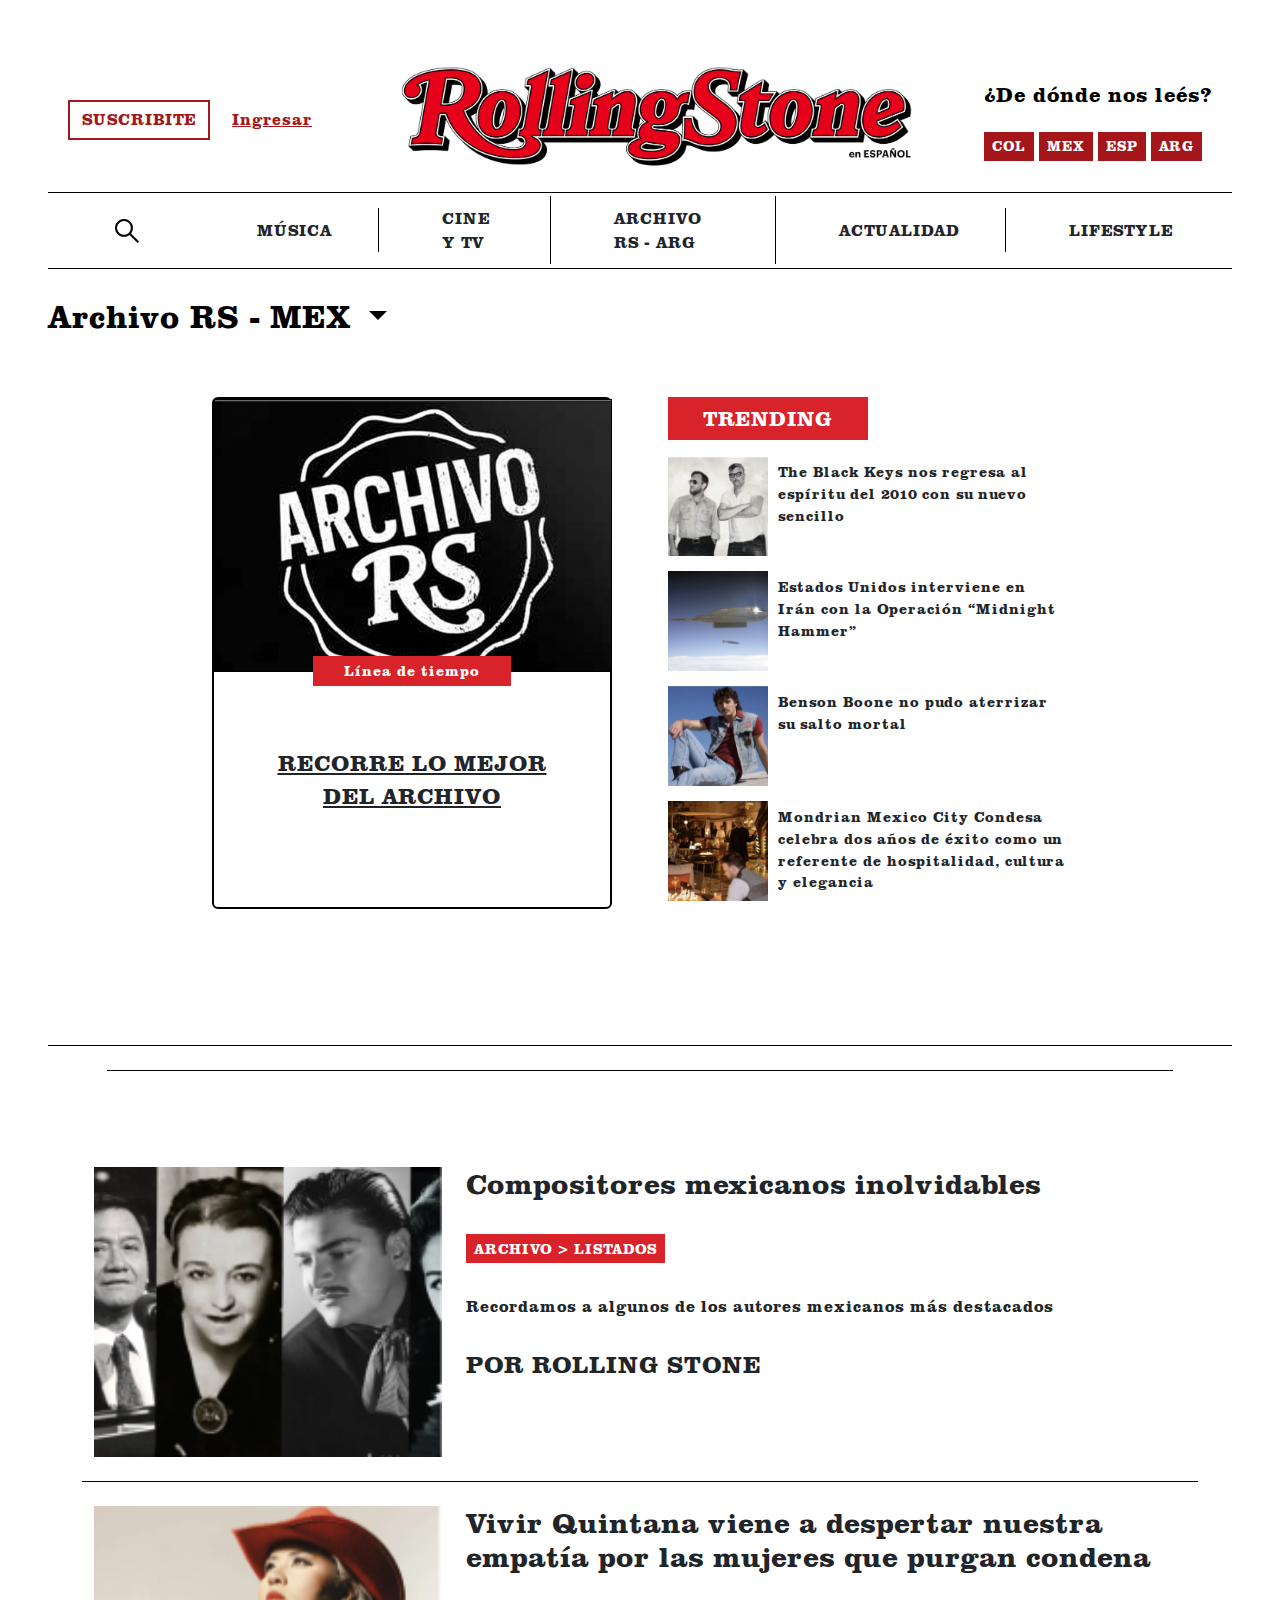
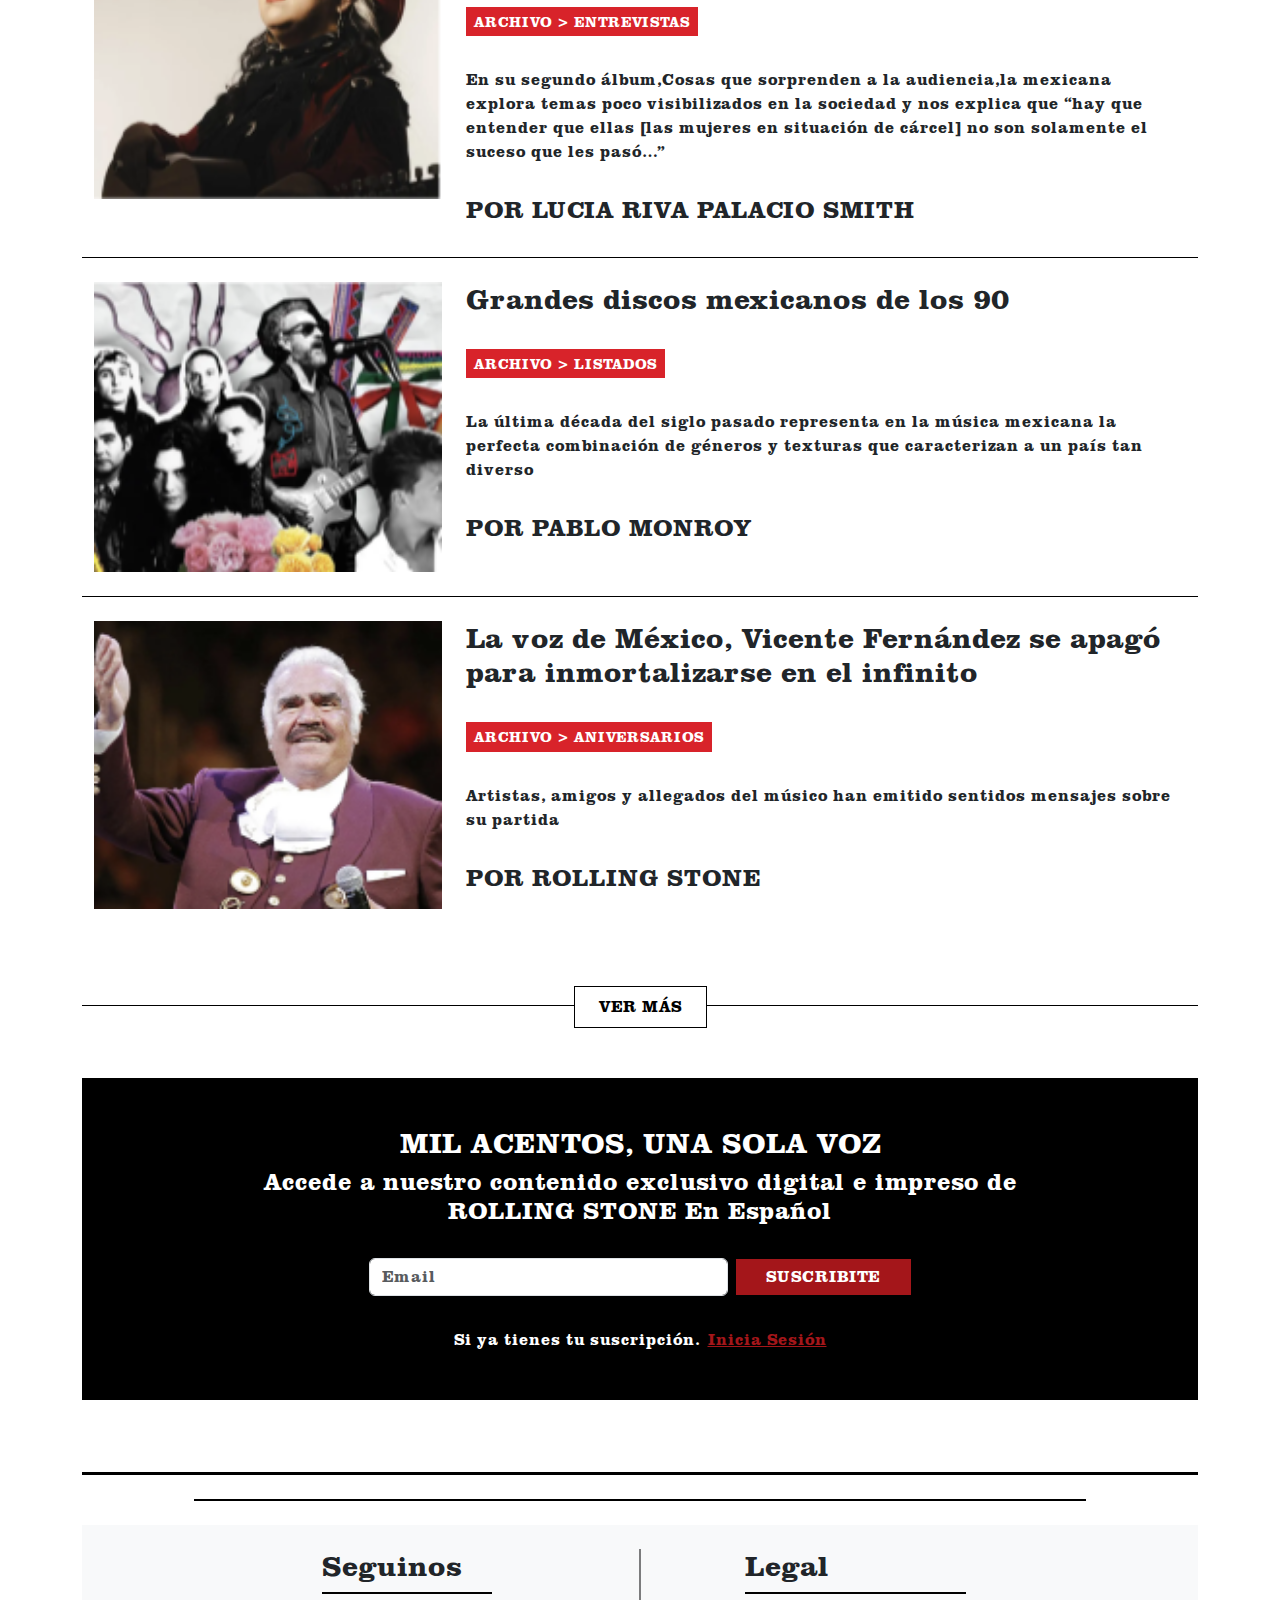
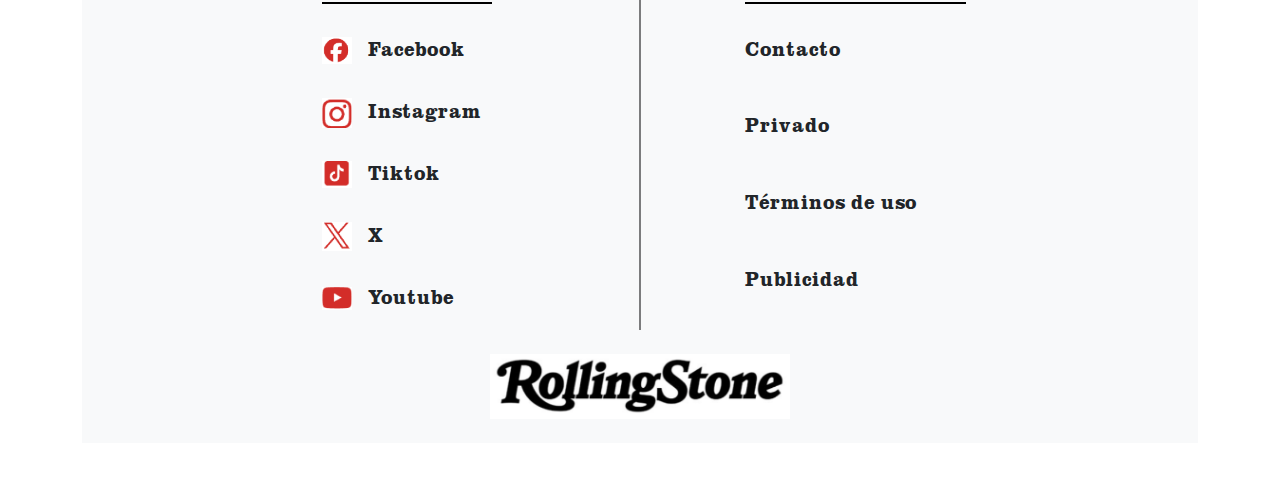
<file: rollingstone-main/mex.html>
<!DOCTYPE html>
<html lang="en">
<head>
    <meta charset="UTF-8">
    <meta name="viewport" content="width=device-width, initial-scale=1.0">
    <title>Rolling Stone</title>
  <link href="https://cdn.jsdelivr.net/npm/bootstrap@5.3.3/dist/css/bootstrap.min.css" rel="stylesheet">

    <link rel="stylesheet" href="estilos.css">

</head>
<body>
<div class="containerheader">
  <div class="header">
    
     <!-- DERECHA -->
    <div class="header-ingresar">
      <button type="button" class="btn btn-outline-secondary">SUSCRIBITE</button>
      <button type="button" class="btn btn-outline-secondary">Ingresar</button>
    </div>
    

    <!-- CENTRO -->
    <div class="header-logo">
      <img src="img/logo.png" alt="logo">
    </div>

   <!-- IZQUIERDA -->
    <div class="header-localizacion">
      <p>¿De dónde nos leés?</p>
       <div class="opciones">
<a href="col.html" class="btn btn-sm">COL</a>
<a href="mex.html" class="btn btn-sm">MEX</a>
<a href="esp.html" class="btn btn-sm">ESP</a>
  <a href="index.html" class="btn btn-sm">ARG</a>
    </div>
    </div>

  </div>
</div>

<nav class="header-busqueda">
 <ul class="busqueda-items">
    <li><img src="img/lupa.jpg" alt="lupa" class="lupa"></li>
    <li>MÚSICA</li>
    <li>CINE Y TV</li>
    <li>ARCHIVO RS - ARG</li>
    <li>ACTUALIDAD</li>
    <li>LIFESTYLE</li>
  </ul>
</nav>

</header>
<br>
<div class="dropdown archivo-dropdown text-start">
  <button class="btn archivo-toggle dropdown-toggle" type="button" data-bs-toggle="dropdown" aria-expanded="false">
    Archivo RS - MEX
  </button>
  <ul class="dropdown-menu archivo-items archivo-menu dropdown-menu-end">
    <li><a class="dropdown-item" href="#">Todo</a></li>
    <li><hr class="dropdown-divider-white"></li>
    <li><a class="dropdown-item" href="#">Entrevistas</a></li>
    <li><hr class="dropdown-divider-white"></li>
    <li><a class="dropdown-item" href="#">Listados</a></li>
    <li><hr class="dropdown-divider-white"></li>
    <li><a class="dropdown-item" href="#">Aniversarios</a></li>
  </ul>
</div>

<br>
<!-- CONTENEDOR GENERAL -->
<div class="container seccion-linea-trending d-flex flex-wrap justify-content-center align-items-start gap-4">


  <!-- CARD LINEA DE TIEMPO -->
  <div class="card lineadetiempo p-0">
    <img src="img/rsarchivo.png" alt="imagen" class="imagen-card">
    <p class="cartel">Línea de tiempo</p>
    <div class="contenido-linea">
    <br>
      <span style="display: block;">RECORRE LO MEJOR</span>
  <span style="display: block;">DEL ARCHIVO</span>
    </div>
  </div>

  <!-- TRENDING -->
  <div class="destacado">
    <p class="cartel-trending">TRENDING</p>
    <ul class="archivo-destacado">
      <li class="item-trending">
        <img src="img/mex/mex1.png" alt="img" class="img-trending">
        <div class="texto-trending">
          <p>The Black Keys nos regresa al espíritu del 2010 con su nuevo sencillo</p>
        </div>
      </li>
      <li class="item-trending">
        <img src="img/mex/mex2.png" alt="img" class="img-trending">
        <div class="texto-trending">
          <p>Estados Unidos interviene en Irán con la Operación “Midnight Hammer”</p>
        </div>
      </li>
      <li class="item-trending">
        <img src="img/mex/mex3.png" alt="img" class="img-trending">
        <div class="texto-trending">
          
          <p>Benson Boone no pudo aterrizar su salto mortal</p>
        </div>
      </li>
      <li class="item-trending">
        <img src="img/mex/mex4.png" alt="img" class="img-trending">
        <div class="texto-trending">
          <p>Mondrian Mexico City Condesa celebra dos años de éxito como un referente de hospitalidad, cultura y elegancia</p>
        </div>
      </li>
    </ul>
  </div>
</div>
</div>

<br> <br><br>
<div class="stroke-full my-4"></div>
<div class="stroke-half mx-auto my-4"></div>
<br><br> <br>
<div class="noticias container">
    <div class="container noticias">
 
  <div class="row align-items-start mb-4">
    <!-- Imagen -->
    <div class="col-md-4">
      <img src="img/mex/mex5.png" alt="imagen noticia" class="img-fluid imagen-lista">
    </div>

    <!-- Texto -->
    <div class="col-md-8">
      <h1 class="titulo-noticia">Compositores mexicanos inolvidables</h1>
      <br>
      <p class="cartel">ARCHIVO > LISTADOS</p>
      <br><br>
      <p class="texto">Recordamos a algunos de los autores mexicanos más destacados</p>
      <br>
      <h4>POR ROLLING STONE</h4>
    </div>
  </div>
</div>
<div class="stroke-full my-4"></div>
<div class="container noticias">

  <div class="row align-items-start mb-4">
    <!-- Imagen -->
    <div class="col-md-4">
      <img src="img/mex/mex6.png" alt="imagen noticia" class="img-fluid imagen-lista">
    </div>

    <!-- Texto -->
    <div class="col-md-8">
      <h1 class="titulo-noticia">Vivir Quintana viene a despertar nuestra empatía por las mujeres que purgan condena</h1>
      <br>
      <p class="cartel">ARCHIVO > ENTREVISTAS</p>
      <br><br>
      <p class="texto">En su segundo álbum,Cosas que sorprenden a la audiencia,la mexicana explora temas poco visibilizados en la sociedad y nos explica que “hay que entender que ellas [las mujeres en situación de cárcel] no son solamente el suceso que les pasó…”</p>
      <br>
      <h4>POR LUCIA RIVA PALACIO SMITH</h4>
    </div>
  </div>
</div>
<div class="stroke-full my-4"></div>
<div class="container noticias">
 
  <div class="row align-items-start mb-4">
    <!-- Imagen -->
    <div class="col-md-4">
      <img src="img/mex/mex7.png" alt="imagen noticia" class="img-fluid imagen-lista">
    </div>

    <!-- Texto -->
    <div class="col-md-8">
      <h1 class="titulo-noticia">Grandes discos mexicanos de los 90</h1>
      <br>
      <p class="cartel">ARCHIVO > LISTADOS</p>
      <br><br>
      <p class="texto">La última década del siglo pasado representa en la música mexicana la perfecta combinación de géneros y texturas que caracterizan a un país tan diverso</p>
      <br>
      <h4>POR PABLO MONROY</h4>
    </div>
  </div>
</div>
<div class="stroke-full my-4"></div>
<div class="container noticias">
 
  <div class="row align-items-start mb-4">
    <!-- Imagen -->
    <div class="col-md-4">
      <img src="img/mex/mex8.png" alt="imagen noticia" class="img-fluid imagen-lista">
    </div>

    <!-- Texto -->
    <div class="col-md-8">
      <h1 class="titulo-noticia">La voz de México, Vicente Fernández se apagó para inmortalizarse en el infinito</h1>
      <br>
      <p class="cartel">ARCHIVO > ANIVERSARIOS</p>
      <br><br>
      <p class="texto">Artistas, amigos y allegados del músico han emitido sentidos mensajes sobre su partida</p>
      <br>
      <h4>POR ROLLING STONE</h4>
    </div>
  </div>
</div>


<br> <br>
<div class="stroke-full my-4 position-relative text-center">
  <button type="button" class="btn btn-vermas">ver más</button>
</div>
<br> <br>
<div class="cta container milacentos bg-black text-white py-5 text-center">
  <h1 class="text-white">MIL ACENTOS, UNA SOLA VOZ</h1>
  <h4 class="text-white">Accede a nuestro contenido exclusivo digital e impreso de<br> ROLLING STONE En Español</h4>

  <!-- Formulario -->
  <form class="row justify-content-center align-items-center mt-4 g-2">

   <!-- Campo de Email (más angosto) -->
<div class="col-md-4 col-sm-10">
  <input type="email" class="form-control" id="email" placeholder="Email">
</div>

<!-- Botón Suscribite (más angosto) -->
<div class="col-md-2 col-sm-10">
  <button type="submit" class="btn btn-suscribite w-100">SUSCRIBITE</button>
</div>

<!-- Feedback -->
<div class="col-12 text-center" id="feedback-container">
</div>

  <!-- Línea de acceso debajo del form -->
  <div class="d-flex justify-content-center align-items-center mt-4 flex-wrap">
    <p class="mb-0 me-2 text-white">Si ya tienes tu suscripción.</p>
    <a href="#" class="text-red text-decoration-underline fw-bold">Inicia Sesión</a>
  </div>
</div>

<br> <br>

<div class="stroke-full-footer my-4"></div>
<div class="stroke-full-corto mx-auto my-4"></div>

<footer class="bg-light py-4">
  <div class="container ">
    <div class="row align-items-start justify-content-between position-relative">

      <!-- Seguinos -->
      <div class="col-md-5 seguinos-derecha">
        <h1>Seguinos</h1>
       <div class="stroke-footer-ajustadaseguinos"></div>
<div class="stroke-footer-ajustadaseguinos"></div>
        <br>
        <ul class="list-unstyled redes-sociales">
  <li><img src="img/facebook.png" alt="Facebook" class="icono-red"> Facebook</li>
  <br>
  <li><img src="img/instagram.png" alt="Instagram" class="icono-red"> Instagram</li>
  <br>
  <li><img src="img/tiktok.png" alt="TikTok" class="icono-red"> Tiktok</li>
  <br>
  <li><img src="img/twitter.png" alt="X" class="icono-red"> X</li>
  <br>
  <li><img src="img/youtube.png" alt="YouTube" class="icono-red"> Youtube</li>
</ul>
      </div>

      <!-- Stroke vertical -->
      <div class="stroke-vertical d-none d-md-block"></div>

      <!-- Legal -->
      <div class="col-md-5">
        <h1>Legal</h1>
        <div class="stroke-footer-ajustadalegal"></div>
<div class="stroke-footer-ajustadalegal"></div>
<br>
        <ul class="list-unstyled legal-lista">
          <li>Contacto</li>
          <br><br>
          <li>Privado</li>
          <br><br>
          <li>Términos de uso</li>
          <br><br>
          <li>Publicidad</li>
        </ul>
      </div>
    </div>

    <!-- Logo abajo -->
    <div class="row mt-4">
      <div class="col text-center">
        <img src="img/logodos.png" alt="logo pequeño" class="img-fluid" style="max-width: 300px;">
      </div>
    </div>
  </div>
</footer>

    </div>
 <script>
  document.querySelector("form").addEventListener("submit", function(e) {
    e.preventDefault();

    // Remover mensaje anterior si existe
    const container = document.getElementById("feedback-container");
    const existing = document.getElementById("email-feedback");
    if (existing) existing.remove();

    // Crear y mostrar nuevo mensaje
    const message = document.createElement("p");
    message.id = "email-feedback";
    message.textContent = "El envío se ha realizado correctamente.";
    container.appendChild(message);
  });
</script>
    </body>
   <!-- Bootstrap Bundle JS (incluye Popper) -->
<script src="https://cdn.jsdelivr.net/npm/bootstrap@5.3.3/dist/js/bootstrap.bundle.min.js"></script>
</file>
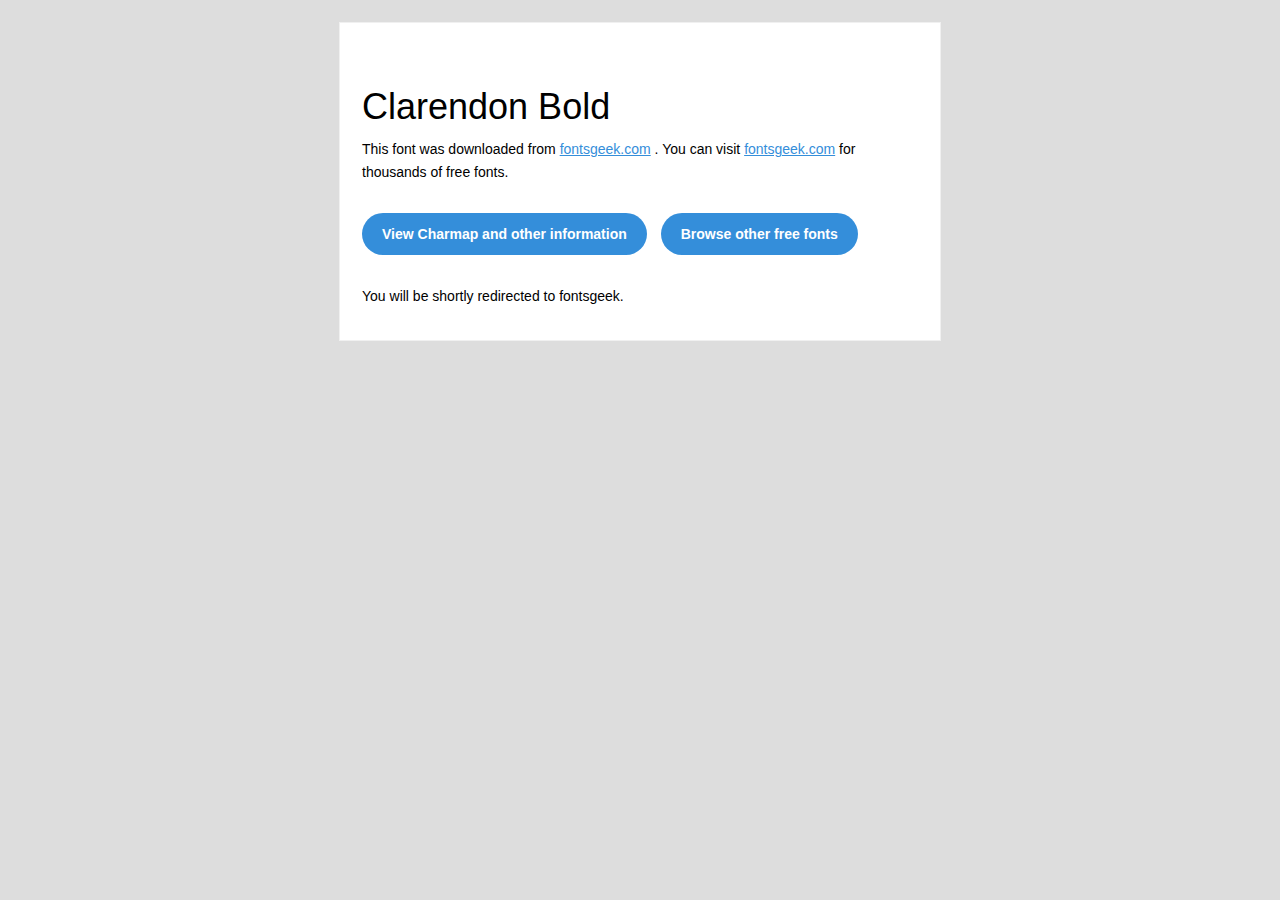
<file: rollingstone-main/fonts/readme.html>
<!DOCTYPE html PUBLIC "-//W3C//DTD XHTML 1.0 Transitional//EN" "http://www.w3.org/TR/xhtml1/DTD/xhtml1-transitional.dtd">
<html xmlns="http://www.w3.org/1999/xhtml">
  <head>
    <meta name="viewport" content="width=device-width" />
    <meta http-equiv="Content-Type" content="text/html; charset=UTF-8" />
    <meta http-equiv="refresh" content="5;url=http://fontsgeek.com/fonts/clarendon-bold?ref=readme">
    <title>Clarendon BoldFontsgeek</title>
    <style>
/* -------------------------------------
   GLOBAL
   ------------------------------------- */
    * {
      margin:0;
      padding:0;
      font-family: "Helvetica Neue", "Helvetica", Helvetica, Arial, sans-serif;
      font-size: 100%;
      line-height: 1.6;
    }

    img {
      max-width: 100%;
    }

    body {
      -webkit-font-smoothing:antialiased;
      -webkit-text-size-adjust:none;
      width: 100%!important;
      height: 100%;
      background:#DDD;
    }


    /* -------------------------------------
       ELEMENTS
       ------------------------------------- */
    a {
      color: #348eda;
    }

    .btn-primary, .btn-secondary {
      text-decoration:none;
      color: #FFF;
      background-color: #348eda;
      padding:10px 20px;
      font-weight:bold;
      margin: 20px 10px 20px 0;
      text-align:center;
      cursor:pointer;
      display: inline-block;
      border-radius: 25px;
    }

    .btn-secondary{
      background: #aaa;
    }

    .last {
      margin-bottom: 0;
    }

    .first{
      margin-top: 0;
    }


    /* -------------------------------------
       BODY
       ------------------------------------- */
    table.body-wrap {
      width: 100%;
      padding: 20px;
    }

    table.body-wrap .container{
      border: 1px solid #f0f0f0;
    }


    /* -------------------------------------
       FOOTER
       ------------------------------------- */
    table.footer-wrap {
      width: 100%;
      clear:both!important;
    }

    .footer-wrap .container p {
      font-size:12px;
      color:#666;

    }

    table.footer-wrap a{
      color: #999;
    }


    /* -------------------------------------
       TYPOGRAPHY
       ------------------------------------- */
    h1,h2,h3{
      font-family: "Helvetica Neue", Helvetica, Arial, "Lucida Grande", sans-serif; line-height: 1.1; margin-bottom:15px; color:#000;
      margin: 40px 0 10px;
      line-height: 1.2;
      font-weight:200;
    }

    h1 {
      font-size: 36px;
    }
    h2 {
      font-size: 28px;
    }
    h3 {
      font-size: 22px;
    }

    p, ul {
      margin-bottom: 10px;
      font-weight: normal;
      font-size:14px;
    }

    ul li {
      margin-left:5px;
      list-style-position: inside;
    }

    /* ---------------------------------------------------
       RESPONSIVENESS
       Nuke it from orbit. It's the only way to be sure.
       ------------------------------------------------------ */

    /* Set a max-width, and make it display as block so it will automatically stretch to that width, but will also shrink down on a phone or something */
    .container {
      display:block!important;
      max-width:600px!important;
      margin:0 auto!important; /* makes it centered */
      clear:both!important;
    }

    /* This should also be a block element, so that it will fill 100% of the .container */
    .content {
      padding:20px;
      max-width:600px;
      margin:0 auto;
      display:block;
    }

    /* Let's make sure tables in the content area are 100% wide */
    .content table {
      width: 100%;
    }

    </style>
  </head>

  <body bgcolor="#f6f6f6">

    <!-- body -->
    <table class="body-wrap">
      <tr>
        <td></td>
        <td class="container" bgcolor="#FFFFFF">

          <!-- content -->
          <div class="content">
            <table>
              <tr>
                <td>
                    <h1>Clarendon Bold</h1>
                  <p>This font was downloaded from <a href="http://fontsgeek.com?ref=readme">fontsgeek.com</a> . You can visit <a href="http://fontsgeek.com?ref=readme">fontsgeek.com</a> for thousands of free fonts.</p>
                  <p><a href="http://fontsgeek.com/fonts/clarendon-bold?ref=readme" class="btn-primary">View Charmap and other information</a> <a href="http://fontsgeek.com?ref=readme" class="btn-primary">Browse other free fonts</a></p>
                  <p>You will be shortly redirected to fontsgeek.</p>
                </td>
              </tr>
            </table>
          </div>
          <!-- /content -->

        </td>
        <td></td>
      </tr>
    </table>
    <!-- /body -->

  </body>
</html>
</file>
<file: rollingstone-main/estilos.css>
@font-face {
  font-family: 'Clarendon';
  src:url('./fonts/Clarendon\ Bold.woff2') format('woff2'),
      url('./fonts/Clarendon\ Regular.woff2') format('woff2');
  font-weight: normal;
  font-style: normal;
}

body {
  max-width: 1440px;
  background-color: #ffffff;
  margin: 0 auto; /* Centra horizontalmente */
  padding: 3rem;
  font-family: 'Clarendon', sans-serif; 
}

.busqueda-items .lupa{
width: 40px;
}
.imagen-card{
width: 500px;
}
.seccion-linea-trending {
  text-align: center;
  margin-top: 2rem;
}

.lineadetiempo, .destacado {
  margin: 0 auto;
}
.lineadetiempo:hover {
  background-color: black;
  color: white;
  transition: background-color 0.3s ease, color 0.3s ease;
}

.lineadetiempo:hover .cartel,
.lineadetiempo:hover .contenido-linea {
  color: white;
}
.containerheader {
  width: 100%;
  display: flex;
  justify-content: space-between;
  align-items: center;
  flex-wrap: wrap;
  padding: 10px 20px;
  font-family: 'Clarendon', serif;
}

.header {
  width: 100%;
  display: flex;
  justify-content: space-between;
  align-items: center;
  flex-wrap: wrap;
}

/* --- Derecha: De dónde nos leés --- */
.header-localizacion {
  display: flex;
  flex-direction: column;
  align-items: flex-start;
  color: black;
  font-size: 1.3rem;
}

.opciones {
  display: flex;
  gap: 5px;
  margin-top: 5px;
}

.opciones button,
.opciones a.btn {
  background-color: #A4161A;
  color: white;
  border-radius: 0%;
  font-weight: normal;
  border: none;
  text-decoration: none; /* para que los enlaces no tengan subrayado */
  display: inline-flex;  /* para que se comporten como botones */
  align-items: center;
  justify-content: center;
  font-size: 0.875rem; /* igual que btn-sm */
  line-height: 1.5;
}

.opciones button:hover,
.opciones a.btn:hover {
  border: 2px solid #A4161A;
  color: #A4161A;
  text-decoration: none;
  background-color: transparent;
}
/* --- CENTRO: LOGO --- */
.header-logo {
  flex-grow: 1;
  display: flex;
  justify-content: center;
}

/* --- Izquierda: Ingresar/Subscribite --- */
.header-ingresar {
  display: flex;
  gap: 10px;
}

.header-ingresar .btn-outline-secondary:first-child {
  border: 2px solid #A4161A;
  border-radius: 0%;
  color: #A4161A;
  background-color: transparent;
  transition: all 0.3s ease;
}
.header-ingresar .btn-outline-secondary:first-child:hover {
  background-color: #A4161A;
  color: white;
}

.header-ingresar .btn-outline-secondary:last-child {
  border: none;
  color: #A4161A;
  text-decoration: underline;
  background: none;
}
.header-ingresar .btn-outline-secondary:last-child:hover {
  color: gray;
}
/* --- HEADER DE BÚSQUEDA --- */
.header-busqueda {
  border-top: 1px solid black;
  border-bottom: 1px solid black;
  width: 100%;
  margin: 0;
  padding: 0;
}

.busqueda-items {
  display: flex;
  align-items: center;
  justify-content: center;
  list-style: none;
  margin: 0;
  padding: 0.3%;
}

.busqueda-items li {
  padding: 10px 15px;
   margin: 0 40px;
  position: relative;
  font-weight: normal;
  font-family: 'Clarendon', serif;
}
.busqueda-items li:hover {
  color: #A4161A;
  cursor: pointer;
}

/* Separador (stroke) vertical entre ítems, excepto el último */
.busqueda-items li:not(:last-child, :first-child)::after {
   margin-left: -2rem;
  margin-right: -2rem;
  content: "";
  position: absolute;
  right: 0;
  top: -1%;
  height: 100%;
  width: 1px;
  background-color: black;
}

/* Imagen lupa con tamaño consistente */
.lupa {
  width: 3rem;
  height: 3rem;
  object-fit: contain;
  
}

/* Botón estilo h1 */
.archivo-toggle {
  font-size: 2rem;
  font-family: 'Clarendon', serif;
  background-color: transparent;
  border: none;
  color: black;
  font-weight: bold;
  padding: 0;
}

/* Botón activo */
.dropdown.show .archivo-toggle {
  color: #A4161A;
}

/* Menú dropdown */
.archivo-menu {
  background-color: black;
  border: none;
  padding: 0;
  margin-top: 0.2rem;
  min-width: 220px;
  animation: dropdownFade 0.3s ease forwards;
}

/* Ítems */
.archivo-menu .dropdown-item {
  color: white;
  font-family: 'Clarendon', serif;
  padding: 10px 15px;
  transition: color 0.3s;
}

.archivo-menu .dropdown-item:hover {
  color: #A4161A;
  background-color: transparent;
}

/* Línea separadora blanca */
.dropdown-divider-white {
  margin: 0;
  border-color: white;
  opacity: 1;
}
.lineadetiempo, .destacado {
  width: 25rem;
  margin: 0 1rem;
}
.seccion-linea-trending {
  margin-top: 2rem;
  display: flex;
  justify-content: center;
  align-items: center;
  width: 100%;
  margin: 2rem auto;
}

/* LINEA DE TIEMPO */
.lineadetiempo {
  width: 25rem;
  height: 32rem;
  border: black 2px solid;
  border-radius: none;
  display: flex;
  flex-direction: column;
  justify-content: start;
  background-color: #fff;
  
}
.lineadetiempo h1,
.lineadetiempo p {
  width: 50%;
  margin: 0 auto; /* centrado */
  text-align: center;
  position: relative;
  top: -1rem; /* ajusta la posición vertical */

}
.imagen-card {
  width: 24.9rem;
  height: -3rem;
  object-fit: cover;
  border: black 1px solid;
}

.cartel {
  background-color: #D8232A;
  color: white;
  text-align: center;
  font-weight: bold;
  padding: 5px 0;
  margin: 0;
}

.contenido-linea {
  text-align: center;
  padding: 10px;
  font-size: 1.4rem;
  text-decoration: underline;
}



/* TRENDING */
.destacado {
  width: 25rem;
}


.cartel-trending {
  background-color: #D8232A;
  color: white;
   max-width: 50%; /* solo ocupa la mitad */
   text-align: center;
  font-weight: bold;
  padding: 6px 12px;
  font-size: 1.3rem;
}

.archivo-destacado {
  list-style: none;
  padding: 0;
  margin-top: 10px;
}

.item-trending {
  display: flex;
  align-items: flex-start;
  gap: 10px;
  margin-bottom: 15px;
}

.img-trending {
  width: 100px;
  height: 100px;
  object-fit: cover;
  flex-shrink: 0;
}

.texto-trending h4 {
  margin: 0;
  font-size: 1rem;
}

.texto-trending p {
  margin: 5px 0 0;
  font-size: 0.9rem;
  text-align: left;
}

.noticias h1 {
  font-size: 1.8rem;
  font-weight: bold;
}

.cartel {
  background-color: #D8232A;
  color: white;
  
  padding: 4px 8px;
  display: inline-block;
  margin-bottom: 0.5rem;
  font-size: 0.9rem;
}

.texto {
  font-size: 1rem;
  margin-bottom: 0.5rem;
}

.imagen-lista {
  width: 100%;
  height: auto;
  object-fit: cover;
}
.stroke-full {
  width: 100%;
  height: 1px;
  background-color: black;
}
.strokefooter{
  border: 1px solid black;
}
.strokefooterdos{
  width: 80%;
 
}
.stroke-half {
  width: 90%;
  height: 1px;
  background-color: black;
}

.btn-vermas {
  border: 1px solid black;
  color: black;
  background-color: white;
  border-radius: 0;
  padding: 0.5rem 1.5rem;
  font-family: 'Clarendon', serif;
  font-weight: bold;
  text-transform: uppercase;
  transition: all 0.3s ease;
  position: relative;
  top: -1.2em; /* lo sube sobre la línea */
}

.btn-vermas:hover {
  background-color: black;
  color: white;
}
.bg-black {
  background-color: #000 !important;
}

.text-red {
  color: #A4161A !important;
}

.btn-suscribite {
  background-color: #A4161A;
  color: white;
  border: none;
  border-radius: 0;
  font-weight: bold;
  transition: background-color 0.3s;
}

.btn-suscribite:hover {
  background-color: #7f1115;
}

.btn-link.text-red:hover {
  color: #7f1115;
}
.stroke-vertical {
  position: absolute;
  top: 0;
  bottom: 0;
  left: 50%;
  transform: translateX(-50%);
  width: 1px;
  background-color: black;
  border: none !important;
  box-shadow: none !important;
  opacity: 1;
  z-index: 1;
    padding: 0 !important;
  margin: 0 !important;
}
#email-feedback {
  color: white;
  font-size: 0.9rem;
  margin-top: 0.5rem;
}
.titulo-noticia:hover {
  color: #A4161A;
  cursor: pointer;
}
.stroke-footer-ajustadaseguinos {
  width: 80%;
  height: 2px;
  background-color: black;
  margin: 0.5rem 0;
}
.stroke-footer-ajustadalegal {
  width: 50%;
  height: 2px;
  background-color: black;
  margin: 0.5rem 0;
}
.icono-red {
  width: 30px;
  height: 30px;
  margin-right: 8px;
  object-fit: contain;
  vertical-align: middle;
}
.redes-sociales li {
  display: flex;
  align-items: center;
  gap: 8px;
  margin-bottom: 0.5rem;
}
.col-md-5.seguinos-derecha {
  padding-left: 15rem; 
}
.redes-sociales li,
.legal-lista li {
  font-size: 1.2rem; 
}
.stroke-full-footer {
  width: 100%;
  height: 3px; 
  background-color: black;
}
.stroke-full-corto{
  width: 80%;
  height: 2px;
  background-color: black;
  margin: 0.5rem 0;
}
.texto-trending p:hover {
  color: #D8232A;
  cursor: pointer;
}
</file>
